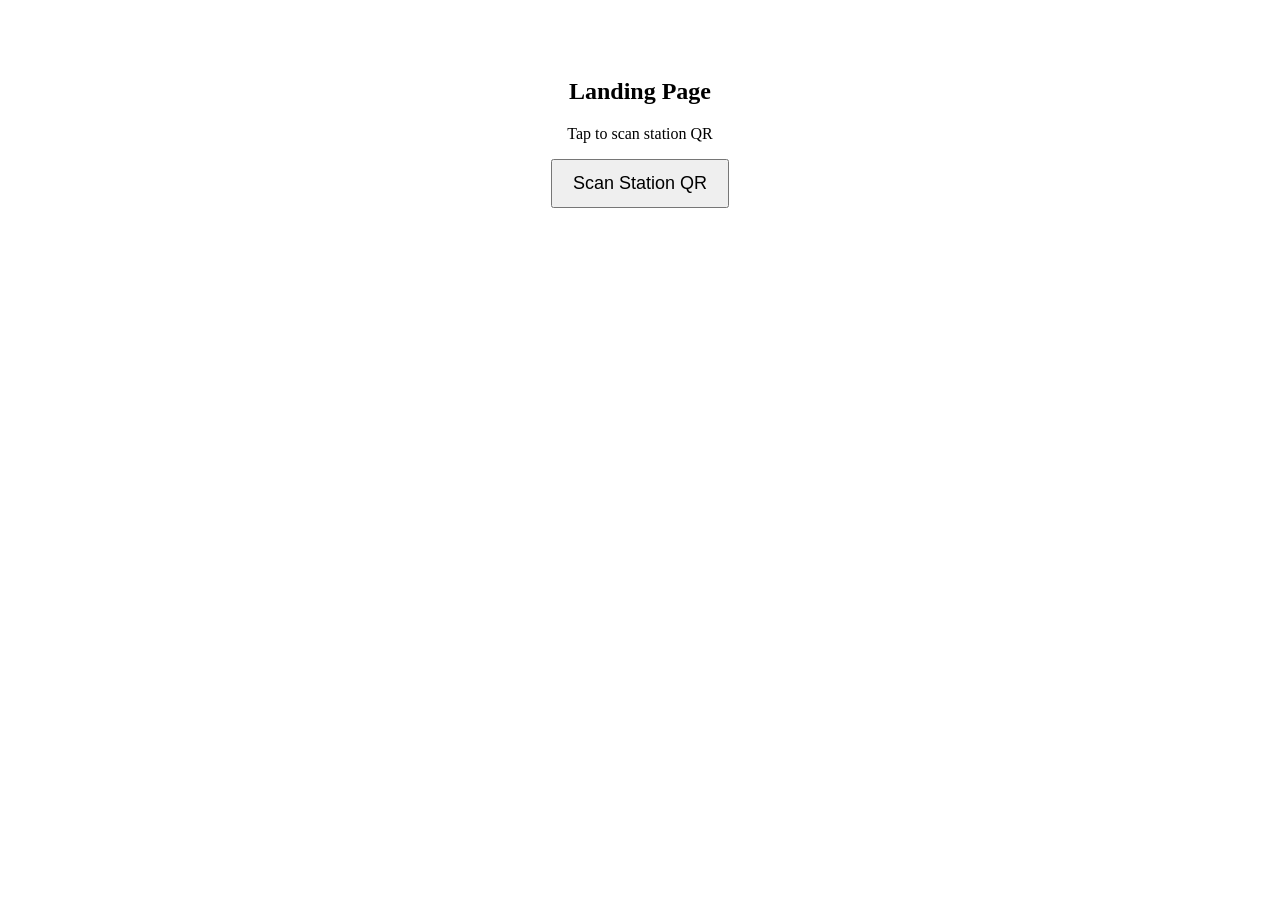
<file: cameratest.html>
<!DOCTYPE html>
<html>
<head>
  <meta name="viewport" content="width=device-width, initial-scale=1">
  <title>Camera Test</title>
</head>
<body style="text-align:center;padding-top:50px">

  <h2>Landing Page</h2>
  <p>Tap to scan station QR</p>

  <button onclick="startCamera()" style="font-size:18px;padding:12px 20px">
    Scan Station QR
  </button>

  <p id="status"></p>

<script>
async function startCamera() {
  try {
    const stream = await navigator.mediaDevices.getUserMedia({
      video: { facingMode: "environment" }
    });

    document.getElementById("status").innerText =
      "✅ Camera access granted";

    // Stop immediately (test only)
    stream.getTracks().forEach(t => t.stop());

  } catch (err) {
    document.getElementById("status").innerText =
      "❌ Camera access denied";
  }
}
</script>

</body>
</html>
</file>
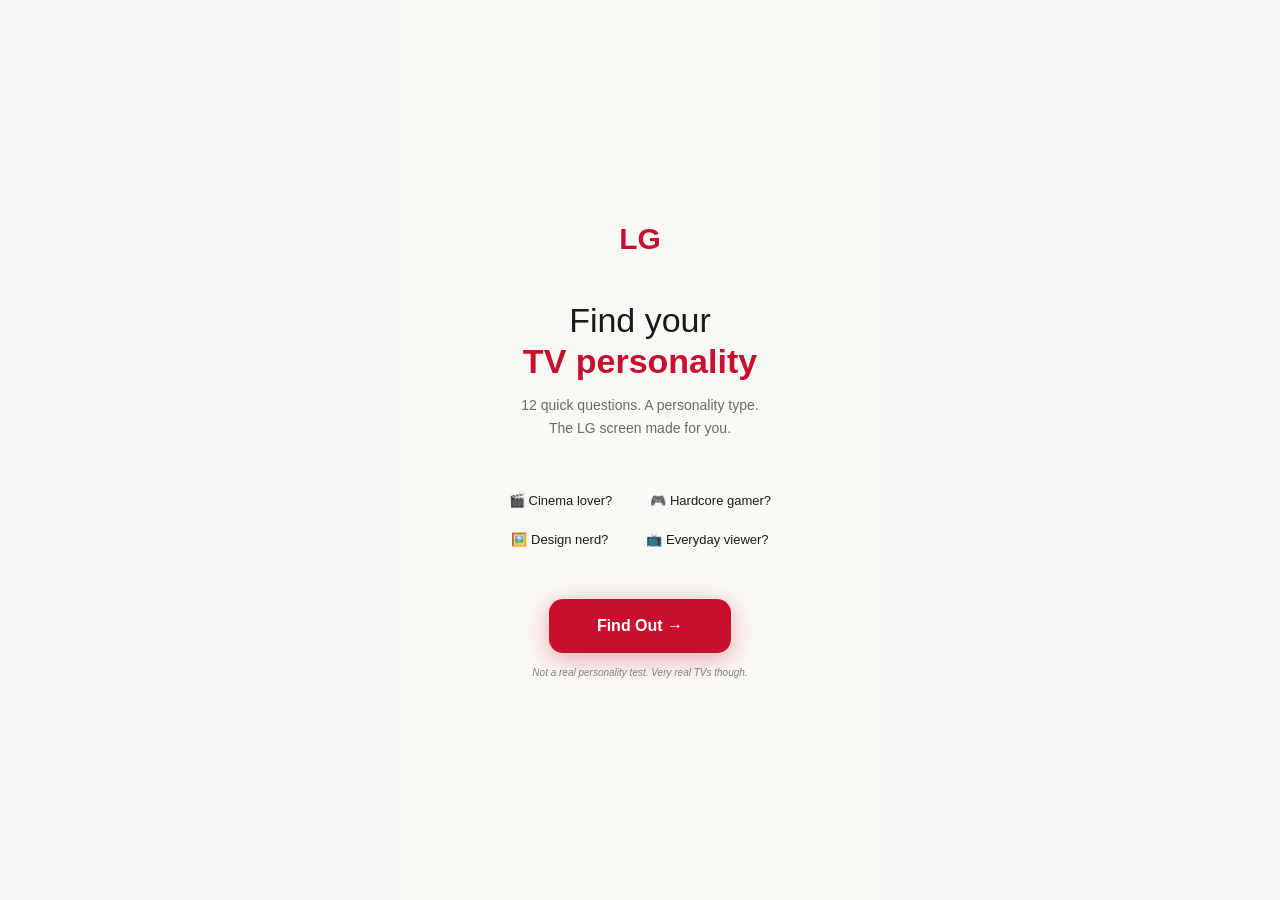
<file: MBTI-text.html>
<!DOCTYPE html>
<html lang="en">
  <head>
    <meta charset="UTF-8" />
    <meta
      name="viewport"
      content="width=device-width, initial-scale=1.0, maximum-scale=1.0, user-scalable=no"
    />
    <title>Find Your TV Personality</title>
    <style>
		@font-face {
  font-family: 'LGSmart';
  src: url('LGSmartRegular.woff2') format('woff2'),
       url('LGSmartRegular.ttf') format('truetype');
  font-weight: 400;
  font-style: normal;
}

body {
  font-family: 'LGSmart', sans-serif;
}

      :root {
        --cream: #faf8f4;
        --white: #ffffff;
        --charcoal: #1a1a1a;
        --mid: #6b6b6b;
        --red: #c8102e;
        --red-light: #ffe8ec;
        --border: #e8e4dc;
      }
      * {
        margin: 0;
        padding: 0;
        box-sizing: border-box;
        -webkit-tap-highlight-color: transparent;
      }
      html,
      body {
        width: 100%;
        height: 100%;
        font-family: -apple-system, BlinkMacSystemFont, "Segoe UI", sans-serif;
        background: #f5f5f5;
        overflow: hidden;
      }
      #app {
        width: 100%;
        max-width: 480px;
        height: 100vh;
        margin: 0 auto;
        background: var(--cream);
        position: relative;
        overflow: hidden;
        display: flex;
        flex-direction: column;
      }
      .screen {
        position: absolute;
        inset: 0;
        display: none;
        flex-direction: column;
        background: var(--cream);
      }
      .screen.active {
        display: flex;
        animation: fadeIn 0.3s ease;
      }
      @keyframes fadeIn {
        from {
          opacity: 0;
          transform: translateY(10px);
        }
        to {
          opacity: 1;
          transform: translateY(0);
        }
      }

      /* IDLE */
      #idle-overlay {
        position: absolute;
        inset: 0;
        background: rgba(0, 0, 0, 0.88);
        z-index: 200;
        display: none;
        flex-direction: column;
        align-items: center;
        justify-content: center;
        text-align: center;
        padding: 40px;
      }
      #idle-overlay.visible {
        display: flex;
      }
      .idle-num {
        font-size: 88px;
        font-weight: 800;
        color: var(--red);
        line-height: 1;
        margin-bottom: 16px;
      }
      .idle-msg {
        font-size: 16px;
        color: #bbb;
        margin-bottom: 32px;
        line-height: 1.7;
      }
      .idle-keep {
        background: var(--white);
        color: var(--charcoal);
        border: none;
        border-radius: 12px;
        padding: 14px 32px;
        font-size: 15px;
        font-weight: 600;
        cursor: pointer;
      }

      /* INTRO */
      #screen-intro {
        background: var(--cream);
        color: var(--charcoal);
        justify-content: center;
        align-items: center;
        text-align: center;
        padding: 40px 32px;
        cursor: pointer;
      }
      .intro-logo {
        font-size: 30px;
        font-weight: 800;
        color: var(--red);
        margin-bottom: 44px;
      }
      .intro-title {
        font-size: 34px;
        font-weight: 300;
        color: var(--charcoal);
        line-height: 1.2;
        margin-bottom: 12px;
      }
      .intro-title strong {
        font-weight: 700;
        color: var(--red);
        display: block;
      }
      .intro-sub {
        font-size: 14px;
        color: var(--mid);
        margin-bottom: 44px;
        line-height: 1.7;
      }
      .intro-pills {
        display: flex;
        flex-wrap: wrap;
        gap: 8px;
        justify-content: center;
        margin-bottom: 44px;
      }
      .intro-pill {
        background: rgba(255, 255, 255, 0.07);
        border: 1px solid rgba(255, 255, 255, 0.12);
        border-radius: 99px;
        padding: 7px 14px;
        font-size: 13px;
        color: var(--charcoal);
      }
      .intro-cta {
        background: var(--red);
        color: #fff;
        border: none;
        border-radius: 14px;
        padding: 18px 48px;
        font-size: 16px;
        font-weight: 700;
        cursor: pointer;
        box-shadow: 0 6px 24px rgba(200, 16, 46, 0.35);
      }
      .intro-tap {
        font-size: 11px;
        color: #444;
        margin-top: 14px;
      }
      .disclaimer {
	font-size: 10px;
        color: grey;
        margin-top: 14px;
      }

      /* QUIZ HEADER */
      .quiz-header {
        background: var(--cream);
        padding: 13px 16px;
        display: flex;
        align-items: center;
        justify-content: space-between;
        flex-shrink: 0;
	border-bottom: 1px solid var(--border);
      }
      .hdr-logo {
        font-size: 18px;
        font-weight: 800;
        color: var(--red);
      }
      .hdr-axis {
        font-size: 10px;
        font-weight: 600;
        text-transform: uppercase;
        letter-spacing: 0.12em;
        color: var(--mid);
      }
      .hdr-home {
        background: transparent;
        border: 1px solid var(--border);
        border-radius: 6px;
        padding: 5px 10px;
        font-size: 11px;
        color: var(--mid);
        cursor: pointer;
      }
      .hdr-home:active {
        border-color: var(--red);
        color: var(--red);
      }
      .progress-bar {
        height: 3px;
        background: #EAEAEA;
        flex-shrink: 0;
      }
      .progress-fill {
        height: 100%;
        background: var(--red);
        transition: width 0.3s ease;
      }

      /* QUIZ BODY */
      #screen-quiz {
        overflow-y: auto;
      }
      .quiz-body {
	min-height: calc(100vh - 80px);
	display: flex;
	flex-direction: column;
	justify-content: center;
        padding: 28px 20px 200px;
	transition: transform 0.25s ease, opacity 0.25s ease;
      }
      .quiz-body.fade-out {
	opacity: 0;
	transform: translateY (-10px);
      }
      .q-num {
        font-size: 10px;
        font-weight: 700;
        text-transform: uppercase;
        letter-spacing: 0.15em;
        color: var(--red);
        margin-bottom: 10px;
      }
      .q-text {
        font-size: 20px;
        font-weight: 500;
        color: var(--charcoal);
        line-height: 1.5;
        margin-bottom: 40px;
      }

      /* SCALE */
      .scale-labels {
        display: flex;
        justify-content: space-between;
        font-size: 10px;
        color: var(--mid);
        font-weight: 500;
        margin-bottom: 12px;
        padding: 0 2px;
      }
      .scale-btns {
        display: flex;
        gap: 10px;
	margin-top: 8px;
        justify-content: center;
      }
      .scale-btn {
        flex: 1;
        height: 72px;
        border-radius: 14px;
        border: 2px solid var(--border);
        background: var(--white);
        cursor: pointer;
        display: flex;
        flex-direction: column;
        align-items: center;
        justify-content: center;
        gap: 4px;
        transition: all 0.15s;
      }
      .scale-btn .snum {
        font-size: 26px;
        font-weight: 700;
        color: var(--charcoal);
      }
      .scale-btn .sword {
        font-size: 8px;
	opacity: 0.7;
        color: var(--mid);
        text-align: center;
        line-height: 1.2;
      }
      .scale-btn:active {
        transform: scale(0.93);
      }
      .scale-btn[data-val="4"].picked {
        background: #f1f8e9;
        border-color: #4caf50;
      }
      .scale-btn[data-val="4"].picked .snum {
        color: #4caf50;
      }
      .scale-btn[data-val="3"].picked {
        background: #f5f5f5;
        border-color: #9e9e9e;
      }
      .scale-btn[data-val="3"].picked .snum {
        color: #9e9e9e;
      }
      .scale-btn[data-val="2"].picked {
        background: #fff3e0;
        border-color: #e57373;
      }
      .scale-btn[data-val="2"].picked .snum {
        color: #e57373;
      }
      .scale-btn[data-val="1"].picked {
        background: #ffebee;
        border-color: #c62828;
      }
      .scale-btn[data-val="1"].picked .snum {
        color: #c62828;
      }
      .scale-btn[data-val="5"].picked {
        background: #e8f5e9;
        border-color: #1a6b3c;
      }
      .scale-btn[data-val="5"].picked .snum {
        color: #1a6b3c;
      }

      /* SIZE Q */
      .size-btns {
        display: flex;
        flex-direction: column;
        gap: 10px;
      }
      .size-btn {
        background: var(--white);
        border: 2px solid var(--border);
        border-radius: 14px;
        padding: 15px 18px;
        cursor: pointer;
        display: flex;
        align-items: center;
        gap: 14px;
        width: 100%;
        text-align: left;
        transition: all 0.15s;
      }
      .size-btn:active {
        border-color: var(--red);
        background: var(--red-light);
      }
      .size-icon {
        font-size: 22px;
        min-width: 28px;
        text-align: center;
      }
      .size-label {
        font-size: 15px;
        font-weight: 600;
        color: var(--charcoal);
      }
      .size-sub {
        font-size: 12px;
        color: var(--mid);
        margin-top: 2px;
      }

      /* RESULT */
      #screen-result {
        overflow-y: auto;
      }
      .result-hdr {
        background: var(--cream);
        padding: 13px 16px;
        display: flex;
        align-items: center;
        justify-content: space-between;
        flex-shrink: 0;
	border-bottom: 1px solid var(--border);
      }
      .result-hdr-logo {
        font-size: 18px;
        font-weight: 800;
        color: var(--red);
      }
      .result-hdr-home {
        background: transparent;
        border: 1px solid var(--border);
        border-radius: 6px;
        padding: 5px 10px;
        font-size: 11px;
        color: #888;
        cursor: pointer;
      }
      .result-hdr-home:active {
        border-color: var(--red);
        color: var(--red);
      }
      .result-body {
        padding: 24px 20px 48px;
      }
      .result-name {
        font-size: 27px;
        font-weight: 700;
        color: var(--charcoal);
        line-height: 1.2;
        margin-bottom: 6px;
      }
      .result-oneliner {
        font-size: 14px;
        font-style: italic;
        color: var(--mid);
        line-height: 1.55;
        margin-bottom: 22px;
      }
      .result-story {
        font-size: 15px;
        color: var(--charcoal);
        line-height: 1.72;
        margin-bottom: 28px;
      }
      .rec-card {
        background: var(--white);
        border: 1.5px solid var(--border);
        border-radius: 16px;
        overflow: hidden;
        margin-bottom: 20px;
      }
      .rec-img {
        width: 100%;
        aspect-ratio: 16/9;
        background-color: var(--cream);
        display: flex;
        align-items: center;
        justify-content: center;
        font-size: 13px;
        letter-spacing: 0.05em;
      }
      .rec-content {
        padding: 20px;
      }
      .rec-label {
        font-size: 10px;
        font-weight: 700;
        text-transform: uppercase;
        letter-spacing: 0.15em;
        color: var(--red);
        margin-bottom: 6px;
      }
      .rec-model {
        font-size: 22px;
        font-weight: 700;
        color: var(--charcoal);
        margin-bottom: 10px;
      }
      .rec-text {
        font-size: 14px;
        color: var(--mid);
        line-height: 1.65;
      }
      .btn-retake {
        width: 100%;
        background: transparent;
        border: 1.5px solid var(--border);
        border-radius: 12px;
        padding: 14px;
        font-size: 14px;
        font-weight: 500;
        color: var(--mid);
        cursor: pointer;
      }
      .btn-retake:active {
        border-color: var(--red);
        color: var(--red);
      }
    </style>
  </head>
  <body>
    <div id="app">
      <div id="idle-overlay">
        <div class="idle-num" id="idleNum">10</div>
        <div class="idle-msg">
          Still there?<br />Returning to start shortly...
        </div>
        <button class="idle-keep" onclick="resetIdle()">Keep going</button>
      </div>

      <div class="screen active" id="screen-intro">
        <div class="intro-logo">LG</div>
        <div class="intro-title">
          Find your <strong>TV personality</strong>
        </div>
        <div class="intro-sub">
          12 quick questions. A personality type.<br />The LG screen made for
          you.
        </div>
        <div class="intro-pills">
          <div class="intro-pill">🎬 Cinema lover?</div>
          <div class="intro-pill">🎮 Hardcore gamer?</div>
          <div class="intro-pill">🖼️ Design nerd?</div>
          <div class="intro-pill">📺 Everyday viewer?</div>
        </div>
        <button class="intro-cta" onclick="startQuiz()">Find Out →</button>

<div class="disclaimer">
<i>Not a real personality test. Very real TVs though.</i>
</div>
      </div>

      <div class="screen" id="screen-quiz">
        <div class="quiz-header">
          <div class="hdr-logo">LG</div>
          <div class="hdr-axis" id="hdrAxis">TV Appearance</div>
          <button class="hdr-home" onclick="goHome()">⌂ Home</button>
        </div>
        <div class="progress-bar">
          <div class="progress-fill" id="progressFill"></div>
        </div>
        <div class="quiz-body" id="quizBody"></div>
      </div>

      <div class="screen" id="screen-result">
        <div class="result-hdr">
          <div class="result-hdr-logo">LG</div>
          <button class="result-hdr-home" onclick="goHome()">⌂ Home</button>
        </div>
        <div class="result-body" id="resultBody"></div>
      </div>
    </div>

    <script>
      // ═══════════════════════════════════
      // QUESTIONS
      // ═══════════════════════════════════
      const QS = [
        {
          id: 1,
          axis: "appearance",
          label: "TV Appearance",
          dir: "P",
          text: "When I see a TV, the first thing I notice is how sharp and vivid the picture looks.",
          agree: "Picture first",
          disagree: "Design first",
        },
        {
          id: 2,
          axis: "appearance",
          label: "TV Appearance",
          dir: "D",
          text: "A TV that looks beautiful in the room matters just as much as what it shows.",
          agree: "Design matters",
          disagree: "Picture matters",
        },
        {
          id: 3,
          axis: "appearance",
          label: "TV Appearance",
          dir: "P",
          text: "I'd take the best picture quality even if the TV looks a bit bulky.",
          agree: "Picture over looks",
          disagree: "Looks matter too",
        },
        {
          id: 4,
          axis: "usage",
          label: "TV Usage",
          dir: "C",
          text: "I love watching films with the lights low — my TV is basically a home cinema.",
          agree: "That's me",
          disagree: "Not really",
        },
        {
          id: 5,
          axis: "usage",
          label: "TV Usage",
          dir: "G",
          text: "My TV is mostly used for gaming — it's where I spend most of my screen time.",
          agree: "Gamer here",
          disagree: "Not a gamer",
        },
        {
          id: 6,
          axis: "usage",
          label: "TV Usage",
          dir: "E",
          text: "My TV is just always on — sports, shows, background noise — it does a bit of everything.",
          agree: "Always on",
          disagree: "More intentional",
        },
        {
          id: 7,
          axis: "budget",
          label: "Budget",
          dir: "L",
          text: "I'm happy to invest in the best TV — the experience is worth the price.",
          agree: "Worth it",
          disagree: "Not for me",
        },
        {
          id: 8,
          axis: "budget",
          label: "Budget",
          dir: "R",
          text: "A great TV at a fair price beats the top-of-the-range every time.",
          agree: "Smart spend",
          disagree: "Best or nothing",
        },
        {
          id: 9,
          axis: "budget",
          label: "Budget",
          dir: "R",
          text: "I'm fine with a solid TV now and upgrading later when I'm ready.",
          agree: "Upgrade later",
          disagree: "Buy once, buy right",
        },
        {
          id: 10,
          axis: "decor",
          label: "Home Décor",
          dir: "S",
          text: "My TV should feel like part of my room — not just a black rectangle on the wall.",
          agree: "Part of the room",
          disagree: "It's just a TV",
        },
        {
          id: 11,
          axis: "decor",
          label: "Home Décor",
          dir: "U",
          text: "I don't mind if my TV stands out — it's the centrepiece and that's fine.",
          agree: "Big and proud",
          disagree: "Blend in please",
        },
        {
          id: 12,
          axis: "decor",
          label: "Home Décor",
          dir: "S",
          text: "When my TV is off, I want it to still look good — show art, blend in, or disappear.",
          agree: "Matters to me",
          disagree: "Black screen is fine",
        },
      ];

      const SIZES = [
        {
          val: 0,
          icon: "🤷",
          label: "Not sure",
          sub: "Surprise me — recommend the best fit",
        },
        {
          val: 1,
          icon: "📺",
          label: '50" and below',
          sub: "Bedroom, study, compact space",
        },
        { val: 2, icon: "🖥️", label: '55"–65"', sub: "Standard living room" },
        { val: 3, icon: "📺", label: '70"–89"', sub: "Spacious living room" },
        {
          val: 4,
          icon: "🎬",
          label: '90" and above',
          sub: "Open plan, entertainment room",
        },
      ];

      const SCALE = [
        { val: 1, word: "Strongly\nDisagree" },
        { val: 2, word: "Disagree" },
        { val: 3, word: "Neutral" },
        { val: 4, word: "Agree" },
        { val: 5, word: "Strongly\nAgree" },
      ];

      // ═══════════════════════════════════
      // ARCHETYPES
      // ═══════════════════════════════════
      const A = {
        DCLS: {
          name: "The Gallery Cinephile",
          oneliner:
            "You want your TV to live like art in the room — beautiful on the wall, cinematic when it's on.",
          story:
            "You don't just watch TV — you curate an experience. Lights low, phone away, every film deserves to feel like an event. Your home is thoughtfully put together, and the screen is part of that story even when it's off.",
          sizes: {
            0: {
              tv: "OLED W6",
	      tvImg: "W6.png",
              rec: "The OLED W6 was made for someone like you — a wallpaper‑thin screen that keeps the room beautifully uncluttered, fading into the wall until it's time to transform your space into a private cinema.",
            },
            1: {
              tv: "OLED C6",
	      tvImg: "48C6.png",
              rec: "The OLED C6 brings cinema-grade picture to a size that fits your space — perfect blacks, vivid colour, and a screen that earns its place on your wall.",
            },
            2: {
              tv: "OLED G6",
	      tvImg: "G6.png",
              rec: "The OLED G6 mounts flush to the wall like it was always meant to be there — bringing cinema home with picture quality and scale that make every film feel immersive, cinematic, and unforgettable.",
            },
            3: {
              tv: "OLED W6",
	      tvImg: "W6.png",
              rec: "The OLED W6 was made for someone like you — a wallpaper‑thin screen that keeps the room beautifully uncluttered, fading into the wall until it's time to transform your space into a private cinema.",
            },
            4: {
              tv: "OLED G6",
	      tvImg: "G6.png",
              rec: "The OLED G6 mounts flush to the wall like it was always meant to be there — bringing cinema home with picture quality and scale that make every film feel immersive, cinematic, and unforgettable.",
            },
          },
        },
        DCLU: {
          name: "The Sleek Purist",
          oneliner:
            "You care about clean design and sharp picture quality, without unnecessary visual noise.",
          story:
            "You have strong opinions about how a room should look — and a bulky, ugly TV isn't part of the plan. You want clean lines, minimal fuss, and a screen that looks intentional on the wall. You'll invest in the right thing, but only if it truly earns its place.",
          sizes: {
            0: {
              tv: "OLED G6",
	      tvImg: "G6.png",
              rec: "The OLED G6 mounts flush to the wall with a clean, intentional presence — a cinema‑first screen that lets films take centre stage, not the TV itself.",
            },
            1: {
              tv: "OLED C6",
	      tvImg: "48C6.png",
              rec: "The OLED C6 keeps things slim and considered — a screen that looks as good as it performs, without demanding too much of your wall.",
            },
            2: {
              tv: "OLED G6",
	      tvImg: "G6.png",
              rec: "The OLED G6 mounts flush to the wall with a clean, intentional presence — a cinema‑first screen that lets films take centre stage, not the TV itself.",
            },
            3: {
              tv: "OLED G6",
	      tvImg: "G6.png",
              rec: "The OLED G6 mounts flush to the wall with a clean, intentional presence — a cinema‑first screen that lets films take centre stage, not the TV itself.",
            },
            4: {
              tv: "OLED G6",
	      tvImg: "G6.png",
              rec: "The OLED G6 mounts flush to the wall with a clean, intentional presence — a cinema‑first screen that lets films take centre stage, not the TV itself.",
            },
          },
        },
        DCRS: {
          name: "The Tasteful Film Lover",
          oneliner:
            "You love films and want them to look rich and cinematic, without turning your space into a theatre.",
          story:
            "You appreciate good design and you love a good film — but you're smart about where your money goes. You want a screen that looks like it belongs in the room and delivers a great cinema experience. You know great cinema isn't about spending the most — it's about choosing well.",
          sizes: {
            0: {
              tv: "MRGB86",
	      tvImg: "MRGB86.png",
              rec: "The MRGB86 delivers rich colour and a clean, modern aesthetic — a confident choice that feels satisfying without excess.",
            },
            1: {
              tv: "OLED C6",
	      tvImg: "48C6.png",
              rec: "The OLED C6 brings cinema-grade OLED picture — commanding attention without overwhelming the room, with clean design, perfect blacks and vivid colour.",
            },
            2: {
              tv: "OLED C6",
	      tvImg: "C6.png",
              rec: "The OLED C6 brings cinema-grade OLED picture — commanding attention without overwhelming the room, with clean design, perfect blacks and vivid colour.",
            },
            3: {
              tv: "OLED C6",
	      tvImg: "C6.png",
              rec: "The OLED C6 brings cinema-grade OLED picture — commanding attention without overwhelming the room, with clean design, perfect blacks and vivid colour.",
            },
            4: {
              tv: "MRGB96",
	      tvImg: "MRGB96.png",
              rec: 'The 100" MRGB96 delivers colour so rich and a presence so commanding, it redefines what a big-screen living room can feel like.',
            },
          },
        },
        DCRU: {
          name: "The Casual Cinephile",
          oneliner:
            "You enjoy movies and shows regularly, but you keep things relaxed and uncomplicated.",
          story:
            "Films are your thing, and you like a TV that looks the part — but you're not losing sleep over specs. A good-looking screen that handles movies well and doesn't embarrass itself in the room is really all you need. You know what you want, and you know it doesn't have to cost a fortune.",
          sizes: {
            0: {
              tv: "MRGB86",
	      tvImg: "MRGB86.png",
              rec: "The MRGB86 handles films beautifully with enhanced colour reproduction — great picture, clean design, without going overboard on price.",
            },
            1: {
              tv: "OLED C6",
	      tvImg: "48C6.png",
              rec: "The OLED C6 punches well above its size — OLED picture quality in a compact form that fits neatly and looks genuinely good on the wall.",
            },
            2: {
              tv: "OLED B6",
	      tvImg: "B6.png",
              rec: "The OLED B6 delivers genuine OLED picture quality at a size that fills the room beautifully — make every movie night feel a little more special.",
            },
            3: {
              tv: "OLED B6",
	      tvImg: "B6.png",
              rec: "The OLED B6 delivers genuine OLED picture quality at a size that fills the room beautifully — make every movie night feel a little more special.",
            },
            4: {
              tv: "MRGB96",
	      tvImg: "MRGB96.png",
              rec: "The MRGB96 at 100\" turns your living room into something else entirely. If you're going big, go properly big.",
            },
          },
        },
        DGLS: {
          name: "The Designer Gamer",
          oneliner:
            "You care how your games perform — and how your setup looks.",
          story:
            "Your setup has to look as good as it performs. You game hard, you spend right, and the whole aesthetic of your space matters just as much as the framerates. A great gaming TV that you'd also be proud to have on the wall — that's the brief, and you won't settle for less.",
          sizes: {
            0: {
              tv: "OLED G6",
	      tvImg: "G6.png",
              rec: "The OLED G6 mounts flush to the wall and plays like a dream — a sleek, wall‑hugging design paired with gaming performance that fills the room and feels powerful without overwhelming the space.",
            },
            1: {
              tv: "OLED C6",
	      tvImg: "48C6.png",
              rec: "The OLED C6 delivers elite gaming performance — low lag, high refresh, OLED picture — in a compact size that keeps your setup looking sharp.",
            },
            2: {
              tv: "OLED G6",
	      tvImg: "G6.png",
              rec: "The OLED G6 mounts flush to the wall and plays like a dream — a sleek, wall‑hugging design paired with gaming performance that fills the room and feels powerful without overwhelming the space.",
            },
            3: {
              tv: "OLED W6",
	      tvImg: "W6.png",
              rec: "The OLED W6 is the statement piece your setup deserves — wallpaper-thin, Zero Connect Box, and gaming performance that matches the looks, without the clutter.",
            },
            4: {
              tv: "OLED G6",
	      tvImg: "G6.png",
              rec: "The OLED G6 mounts flush to the wall and plays like a dream — a sleek, wall‑hugging design paired with gaming performance that fills the room and feels powerful without overwhelming the space.",
            },
          },
        },
        DGLU: {
          name: "The Clean Setup Gamer",
          oneliner:
            "You want strong gaming performance in a setup that stays tidy, minimal, and intentional.",
          story:
            "You game seriously and you want your setup to look clean — but you're not going to obsess over décor. You just want a screen that performs at a high level and keeps the setup feeling focused. You'll spend on features that improve the experience, but you're not paying extra for things that don't make the game better.",
          sizes: {
            0: {
              tv: "OLED C6",
	      tvImg: "C6.png",
              rec: "The OLED C6 is the sweet spot — elite OLED gaming performance, a slim modern design, and a price that leaves room in the budget for the rest of the setup.",
            },
            1: {
              tv: "OLED C6",
	      tvImg: "48C6.png",
              rec: "The OLED C6 is the sweet spot — elite OLED gaming performance, a slim modern design, and a price that leaves room in the budget for the rest of the setup.",
            },
            2: {
              tv: "OLED G6",
	      tvImg: "G6.png",
              rec: "The OLED G6 mounts flush to the wall and delivers smooth, responsive gaming — a clean, wall‑hugging design paired with performance that pulls you straight into the game world.",
            },
            3: {
              tv: "OLED G6",
	      tvImg: "G6.png",
              rec: "The OLED G6 mounts flush to the wall and delivers smooth, responsive gaming — a clean, wall‑hugging design paired with performance that pulls you straight into the game world.",
            },
            4: {
              tv: "OLED G6",
	      tvImg: "G6.png",
              rec: "The OLED G6 mounts flush to the wall and delivers smooth, responsive gaming — a clean, wall‑hugging design paired with performance that pulls you straight into the game world.",
            },
          },
        },
        DGRS: {
          name: "The Style-Conscious Gamer",
          oneliner:
            "You enjoy gaming, but you also want a screen that fits naturally into your room.",
          story:
            "You want your gaming setup to look good and feel right in the room. Performance still matters, but so does having a screen that looks sharp on the wall and makes the picture pop. You're realistic about budget — you just want something that feels like the best version of what you can get, without cutting corners where it shows.",
          sizes: {
            0: {
              tv: "MRGB86",
	      tvImg: "MRGB86.png",
              rec: "The MRGB86 brings enhanced colour reproduction and a sharp modern aesthetic to your gaming setup — a step up that your eyes will notice immediately.",
            },
            1: {
              tv: "OLED C6",
	      tvImg: "48C6.png",
              rec: "The OLED C6 keeps things compact and punchy — genuine OLED gaming quality in a size that fits the space and looks great doing it.",
            },
            2: {
              tv: "MRGB86",
	      tvImg: "MRGB86.png",
              rec: "The MRGB86 brings enhanced colour reproduction and a sharp modern aesthetic to your gaming setup — a step up that your eyes will notice immediately.",
            },
            3: {
              tv: "MRGB86",
	      tvImg: "MRGB86.png",
              rec: "The MRGB86 brings enhanced colour reproduction and a sharp modern aesthetic to your gaming setup — a step up that your eyes will notice immediately.",
            },
            4: {
              tv: "MRGB96",
	      tvImg: "MRGB96.png",
              rec: "The MRGB96 is the big swing — colour so vivid and a presence so bold, your gaming setup becomes the centrepiece of the room.",
            },
          },
        },
        DGRU: {
          name: "The Practical Setup Gamer",
          oneliner:
            "You want a gaming setup that works well, makes sense, and doesn't overdo it.",
          story:
            "Gaming is your priority, full stop. FreeSync, fast response, sharp picture — those are the things that matter. Everything else, including the price tag, comes second. You want a TV that performs where it counts and doesn't ask you to spend more than necessary to get there.",
          sizes: {
            0: {
              tv: "QNED86",
	      tvImg: "100Q86.png",
              rec: "The QNED86 is built for gaming without apology — FreeSync Premium, 120Hz refresh rate and Dolby Vision in a package that makes every game feel larger than life.",
            },
            1: {
              tv: "QNED80",
	      tvImg: "QNED80.png",
              rec: "The QNED80 keeps things practical and capable — solid gaming performance at a size and price that makes sense, without any unnecessary extras.",
            },
            2: {
              tv: "QNED86",
	      tvImg: "100Q86.png",
              rec: "The QNED86 is built for gaming without apology — FreeSync Premium, 120Hz refresh rate and Dolby Vision in a package that makes every game feel larger than life.",
            },
            3: {
              tv: "MRGB86",
	      tvImg: "MRGB86.png",
              rec: "The MRGB86 steps up the colour game while keeping gaming performance solid — enhanced picture at a size that makes every session more immersive.",
            },
            4: {
              tv: "QNED86",
	      tvImg: "100Q86.png",
              rec: "The QNED86 is built for gaming without apology — FreeSync Premium, 120Hz refresh rate and Dolby Vision in a package that makes every game feel larger than life.",
            },
          },
        },
        DELS: {
          name: "The Quiet Curator",
          oneliner:
            "You prefer a calm, refined space where the TV complements the room rather than dominates it.",
          story:
            "Your home is thoughtfully put together, and the TV is part of that story — even when it's off. You're not looking for the loudest screen in the room. You want something that shows art, blends into the wall, and doesn't announce itself at a dinner party. Everyday viewing, elevated.",
          sizes: {
            0: {
              tv: "Gallery TV",
	      tvImg: "LX7B.png",
              rec: "The Gallery TV was designed for exactly this. When it's off, it displays art. When it's on, it's a seamless part of the room. A TV that earns its place in a considered home.",
            },
            1: {
              tv: "OLED C6",
	      tvImg: "48C6.png",
              rec: "The OLED C6 keeps things slim and considered — a screen that doesn't demand attention when you don't want it to, and delivers beautifully when you do.",
            },
            2: {
              tv: "OLED G6",
	      tvImg: "G6.png",
              rec: "The OLED G6 mounts flush to the wall with virtually no gap — a screen that disappears when it needs to and impresses when it doesn't.",
            },
            3: {
              tv: "OLED W6",
	      tvImg: "W6.png",
              rec: "The OLED W6 is the ultimate quiet statement — a wallpaper‑thin screen that becomes part of your wall, shows art when off, and stuns when on.",
            },
            4: {
              tv: "MRGB96",
	      tvImg: "MRGB96.png",
              rec: "The MRGB96 brings scale and colour depth to a space that can handle it — a bold but considered statement for a room that was designed to impress.",
            },
          },
        },
        DELU: {
          name: "The Modern Homebody",
          oneliner:
            "Your TV is part of everyday life, and you want something that feels current and easy to live with.",
          story:
            "You're an everyday viewer with a genuine eye for design. You're not a cinephile or a hardcore gamer — the TV just needs to look good, work well for everything, and not ruin the room. You want something that feels considered rather than just functional, without going overboard.",
          sizes: {
            0: {
              tv: "MRGB86",
	      tvImg: "MRGB86.png",
              rec: "The MRGB86 brings enhanced colour and a modern aesthetic to everyday viewing — a step above the ordinary that still feels right at home.",
            },
            1: {
              tv: "OLED C6",
	      tvImg: "48C6.png",
              rec: "The OLED C6 keeps things clean and compact — a screen that looks intentional on the wall and handles everything your everyday viewing throws at it.",
            },
            2: {
              tv: "OLED G6",
	      tvImg: "G6.png",
              rec: "The OLED G6 brings a flush-mount premium design to everyday viewing — a screen that looks as good switched off as it does switched on.",
            },
            3: {
              tv: "OLED G6",
	      tvImg: "G6.png",
              rec: "The OLED G6 brings a flush-mount premium design to everyday viewing — a screen that looks as good switched off as it does switched on.",
            },
            4: {
              tv: "MRGB96",
	      tvImg: "MRGB96.png",
              rec: "The 100\" MRGB96 turns everyday viewing into something you didn't know you were missing. Big, vivid, and genuinely impressive.",
            },
          },
        },
        DERS: {
          name: "The Relaxed Decorator",
          oneliner:
            "You want a screen that blends into your home and just works without demanding attention.",
          story:
            "You care how the TV looks in the room, but you're not going to lose sleep over specs or spend at the top end. You want something that feels like it belongs — a screen that's a quiet statement without being a showoff. Smart spend, good taste, no drama.",
          sizes: {
            0: {
              tv: "Gallery TV",
	      tvImg: "LX7B.png",
              rec: "The Gallery TV was designed to belong in a room like yours — always-on art display, slim frame. A screen that makes the room look good even when nobody's watching.",
            },
            1: {
              tv: "QNED80",
	      tvImg: "QNED80.png",
              rec: "The QNED80 keeps things sensible and solid — a clean everyday screen that doesn't stand out for the wrong reasons and won't stretch the budget.",
            },
            2: {
              tv: "Gallery TV",
	      tvImg: "LX7B.png",
              rec: "The Gallery TV was designed to belong in a room like yours — always-on art display, slim frame. A screen that makes the room look good even when nobody's watching.",
            },
            3: {
              tv: "QNED86",
	      tvImg: "100Q86.png",
              rec: "The QNED86 brings a noticeable upgrade in picture and performance at a scale that fills the room — without asking you to spend like you're going flagship.",
            },
            4: {
              tv: '98" NU85',
	      tvImg: "98NU85.png",
              rec: 'The 98" NU85 is the relaxed choice at a scale that impresses without demanding too much. Be wowed by the size and stay for the picture.',
            },
          },
        },
        DERU: {
          name: "The Chill Viewer",
          oneliner:
            "You watch casually and comfortably, without worrying too much about specs or setup.",
          story:
            "You just need a reliable TV that does the job. No fuss, no drama, no endless spec comparisons. Good picture, everyday use, fair price — that's the brief. You know what you want and you're not going to be talked into anything more than that.",
          sizes: {
            0: {
              tv: "NU85",
	      tvImg: "NU85.png",
              rec: "The NU85 is exactly what you need — a clean, capable everyday screen that handles whatever you put on without asking too much of the budget.",
            },
            1: {
              tv: "NU85",
	      tvImg: "NU85.png",
              rec: "The NU85 is exactly what you need — a clean, capable everyday screen that handles whatever you put on without asking too much of the budget.",
            },
            2: {
              tv: "NU85",
	      tvImg: "NU85.png",
              rec: "The NU85 keeps things simple and solid — a reliable everyday screen at a size that fits comfortably and a price that makes complete sense.",
            },
            3: {
              tv: "NU85",
	      tvImg: "NU85.png",
              rec: "The NU85 handles everything you throw at it without fuss — a dependable everyday screen that earns its place on the wall at every size.",
            },
            4: {
              tv: '98" NU85',
	      tvImg: "98NU85.png",
              rec: 'The 98" NU85 takes things up a level without taking things too seriously. Be wowed by the size and stay for the picture.',
            },
          },
        },
        PCLS: {
          name: "The Cinephile",
          oneliner:
            "You care about picture quality above all else — films should look exactly as they were meant to.",
          story:
            "Picture perfection is non-negotiable for you. You notice colour accuracy, you appreciate deep blacks, and you've definitely rewatched a scene just to see how the TV handles it. You want cinema-grade quality, a screen that makes a statement, and you'll invest properly to get it right.",
          sizes: {
            0: {
              tv: "OLED W6",
	      tvImg: "W6.png",
              rec: "The OLED W6 is the pinnacle of cinema at home — a wallpaper-thin screen with picture quality so precise, every film plays exactly as it was meant to be seen.",
            },
            1: {
              tv: "OLED C6",
	      tvImg: "48C6.png",
              rec: "The OLED C6 brings true cinema-grade OLED to a compact size — perfect blacks, Dolby Vision, and a picture that does justice to every single frame.",
            },
            2: {
              tv: "OLED G6",
	      tvImg: "G6.png",
              rec: "The OLED G6 delivers gallery-class OLED picture with a flush wall mount — cinema quality wrapped in a screen that belongs in a room like yours.",
            },
            3: {
              tv: "OLED W6",
	      tvImg: "W6.png",
              rec: "The OLED W6 is the pinnacle of cinema at home — a wallpaper-thin screen with picture quality so precise, every film plays exactly as it was meant to be seen.",
            },
            4: {
              tv: "OLED G6",
	      tvImg: "G6.png",
              rec: "The OLED G6 brings elite cinema picture to a scale that fills the room — OLED evo quality at a size that makes every film feel like a proper event.",
            },
          },
        },
        PCLU: {
          name: "The Picture Purist",
          oneliner:
            "You notice detail, clarity, and accuracy — and that's what defines a good screen for you.",
          story:
            "You're here for the image performance — that's what counts. You appreciate a clean look, but the screen's job is to impress you when it's on, not when it's off.",
          sizes: {
            0: {
              tv: "OLED C6",
	      tvImg: "C6.png",
              rec: "The OLED C6 gives you elite OLED picture performance — Dolby Vision, perfect blacks, vivid colour — without paying for design features that don't affect the picture.",
            },
            1: {
              tv: "OLED C6",
	      tvImg: "48C6.png",
              rec: "The OLED C6 gives you elite OLED picture performance — Dolby Vision, perfect blacks, vivid colour — in a size that fits without any compromise on what matters.",
            },
            2: {
              tv: "OLED G6",
	      tvImg: "G6.png",
              rec: "The OLED G6 delivers vivid, ultra‑detailed picture quality with Brightness Booster Ultra and OLED evo technology, making everything on screen look more lifelike and vibrant.",
            },
            3: {
              tv: "OLED W6",
	      tvImg: "W6.png",
              rec: "The OLED W6 represents the absolute peak of picture quality — every technical advantage OLED has to offer, in a screen that exists purely to perform.",
            },
            4: {
              tv: "OLED G6",
	      tvImg: "G6.png",
              rec: "The OLED G6 at its largest delivers peak OLED picture performance at a scale where every detail becomes impossible to ignore.",
            },
          },
        },
        PCRS: {
          name: "The Film Enthusiast",
          oneliner:
            "You love a cinematic experience, but you choose what fits your space and lifestyle best.",
          story:
            "You love films and you want the picture to do them justice — but you're not chasing specs for the sake of it. You want a screen that makes movies genuinely look great, at a price that doesn't require a spreadsheet to justify.",
          sizes: {
            0: {
              tv: "OLED C6",
	      tvImg: "C6.png",
              rec: "The OLED C6 delivers true OLED territory — picture quality that makes you notice details you've never seen before, on a screen that makes films feel cinematic, right at home.",
            },
            1: {
              tv: "OLED C6",
	      tvImg: "48C6.png",
              rec: "The OLED C6 delivers true OLED territory — picture quality that makes you notice details you've never seen before, on a screen that makes films feel cinematic, right at home.",
            },
            2: {
              tv: "OLED C6",
	      tvImg: "C6.png",
              rec: "The OLED C6 delivers true OLED territory — picture quality that makes you notice details you've never seen before, on a screen that makes films feel cinematic, right at home.",
            },
            3: {
              tv: "OLED C6",
	      tvImg: "C6.png",
              rec: "The OLED C6 delivers true OLED territory — picture quality that makes you notice details you've never seen before, on a screen that makes films feel cinematic, right at home.",
            },
            4: {
              tv: "MRGB96",
	      tvImg: "MRGB96.png",
              rec: 'The 100" MRGB96 pairs breathtaking scale with deep, expressive colour, creating a cinematic centrepiece that commands the room.',
            },
          },
        },
        PCRU: {
          name: "The Movie Night Regular",
          oneliner:
            "You enjoy movie nights often and want a screen that's reliable and easy to enjoy.",
          story:
            "You love a good movie and you want the picture to do it justice — but you're practical about how much you spend. You don't need the flagship. You just need something that makes film nights feel genuinely good without the guilt of overspending.",
          sizes: {
            0: {
              tv: "OLED B6",
	      tvImg: "B6.png",
              rec: "The OLED B6 makes movie nights feel more cinematic thanks to true OLED contrast — a smart way to enjoy OLED picture quality without stretching your budget.",
            },
            1: {
              tv: "OLED C6",
	      tvImg: "48C6.png",
              rec: "The OLED C6 delivers elite OLED picture performance — Dolby Vision, perfect blacks, perfect colour — without compromising on what matters.",
            },
            2: {
              tv: "OLED B6",
	      tvImg: "B6.png",
              rec: "The OLED B6 makes movie nights feel more cinematic thanks to true OLED contrast — a smart way to enjoy OLED picture quality without stretching your budget.",
            },
            3: {
              tv: "OLED B6",
	      tvImg: "B6.png",
              rec: "The OLED B6 makes movie nights feel more cinematic thanks to true OLED contrast — a smart way to enjoy OLED picture quality without stretching your budget.",
            },
            4: {
              tv: "QNED86",
	      tvImg: "100Q86.png",
              rec: "The QNED86 brings sharp, Dolby Vision-ready picture to a proper big screen — a great movie experience at a scale and price that just makes sense.",
            },
          },
        },
        PGLS: {
          name: "The Prestige Gamer",
          oneliner:
            "You want top‑tier gaming performance and a screen that feels premium in every way.",
          story:
            "No lag. No compromise. You want the best gaming experience available — and you care that your setup looks as serious as you play. Frame rate, response time, sync technology — you know what they mean, and you expect them all to deliver. The screen should match your energy, both in performance and presence.",
          sizes: {
            0: {
              tv: "OLED G6",
	      tvImg: "G6.png",
              rec: "The OLED G6 balances performance and presence — flush‑mounted to the wall, powered by elite gaming specs, and designed to look as premium as it performs.",
            },
            1: {
              tv: "OLED C6",
	      tvImg: "48C6.png",
              rec: "The OLED C6 delivers elite gaming — low input lag, high refresh rates, G‑SYNC and FreeSync support. Compact in size, uncompromising on performance.",
            },
            2: {
              tv: "OLED G6",
	      tvImg: "G6.png",
              rec: "The OLED G6 balances performance and presence — flush‑mounted to the wall, powered by elite gaming specs, and designed to look as premium as it performs.",
            },
            3: {
              tv: "OLED W6",
	      tvImg: "W6.png",
              rec: "The OLED W6 takes the setup to another level — wallpaper‑thin on the wall, with a Zero Connect Box that keeps cables and consoles off the screen itself. Clean, uncluttered, and backed by gaming performance that fully matches the premium look.",
            },
            4: {
              tv: "OLED G6",
	      tvImg: "G6.png",
              rec: "The OLED G6 focuses on scale and immersion — a flush‑mounted screen that fills your entire field of view and pulls you into the game.",
            },
          },
        },
        PGLU: {
          name: "The Competitive Gamer",
          oneliner:
            "You care about performance above everything else — speed, responsiveness, and consistency win.",
          story:
            "Raw performance is everything. You'll invest in the best gaming screen available. What matters is what happens on screen — response times, refresh rates, sync technology. Everything else is noise, and you tune it out.",
          sizes: {
            0: {
              tv: "OLED C6",
	      tvImg: "C6.png",
              rec: "The OLED C6 is the competitive choice — low input lag, high refresh rates, and full support for modern sync technologies. It delivers the performance that matters, without paying for anything that doesn't.",
            },
            1: {
              tv: "OLED C6",
	      tvImg: "48C6.png",
              rec: "The OLED C6 is the competitive choice — low input lag, high refresh rates, and full support for modern sync technologies. It delivers the performance that matters, without paying for anything that doesn't.",
            },
            2: {
              tv: "OLED C6",
	      tvImg: "C6.png",
              rec: "The OLED C6 is the competitive choice — low input lag, high refresh rates, and full support for modern sync technologies. It delivers the performance that matters, without paying for anything that doesn't.",
            },
            3: {
              tv: "OLED C6",
	      tvImg: "C6.png",
              rec: "The OLED C6 is the competitive choice — low input lag, high refresh rates, and full support for modern sync technologies. It delivers the performance that matters, without paying for anything that doesn't.",
            },
            4: {
              tv: "MRGB96",
	      tvImg: "MRGB96.png",
              rec: 'The MRGB96 delivers a serious gaming experience on a massive 100" screen — smooth, responsive, and built to keep up when the game demands everything.',
            },
          },
        },
        PGRS: {
          name: "The Passionate Gamer",
          oneliner:
            "You care deeply about how games look and feel — and you want a screen you're happy to live with.",
          story:
            "You care about how games look and feel — and how your TV lives in the room. Performance still matters to you, but you don't see the screen as just a tool. You want something that feels intentional: good picture, smooth gameplay, and a presence that works with your space. You game with intention — and you want a screen that delivers without draining your wallet.",
          sizes: {
            0: {
              tv: "QNED86",
	      tvImg: "100Q86.png", 
              rec: "The QNED86 balances smooth gaming performance with a confident, well‑considered look — a screen that delivers in play and still feels right as part of your room.",
            },
            1: {
              tv: "QNED80",
	      tvImg: "QNED80.png",
              rec: "The QNED80 delivers smooth, reliable gaming in a clean, understated form — a screen that plays well and fits naturally into your space without drawing unnecessary attention.",
            },
            2: {
              tv: "QNED86",
	      tvImg: "100Q86.png",
              rec: "The QNED86 balances smooth gaming performance with a confident, well‑considered look — a screen that delivers in play and still feels right as part of your room.",
            },
            3: {
              tv: "QNED86",
	      tvImg: "100Q86.png",
              rec: "The QNED86 balances smooth gaming performance with a confident, well‑considered look — a screen that delivers in play and still feels right as part of your room.",
            },
            4: {
              tv: "QNED86",
	      tvImg: "100Q86.png",
              rec: "The QNED86 balances smooth gaming performance with a confident, well‑considered look — a screen that delivers in play and still feels right as part of your room.",
            },
          },
        },
        PGRU: {
          name: "The Hardcore Gamer",
          oneliner:
            "You know exactly what specs matter for gaming — and you spend only where it counts.",
          story:
            "You care about how games look and feel — and you're smart about where you spend. You know the specs that matter for gaming, but you also know once the game starts, everything else fades out. If it delivers in play, it's doing its job.",
          sizes: {
            0: {
              tv: "QNED86",
	      tvImg: "100Q86.png", 
              rec: "The QNED86 delivers smooth, responsive gaming with the features competitive players care about — fast refresh, stable sync, and performance that stays consistent session after session.",
            },
            1: {
              tv: "QNED80",
	      tvImg: "QNED80.png",
              rec: "The QNED80 keeps things focused and sensible — smooth gaming performance, solid picture quality, and a clean look that fits smaller spaces without feeling like a compromise.",
            },
            2: {
              tv: "QNED86",
	      tvImg: "100Q86.png", 
              rec: "The QNED86 delivers smooth, responsive gaming with the features competitive players care about — fast refresh, stable sync, and performance that stays consistent session after session.",
            },
            3: {
              tv: "QNED86",
	      tvImg: "100Q86.png",
              rec: "The QNED86 delivers smooth, responsive gaming with the features competitive players care about — fast refresh, stable sync, and performance that stays consistent session after session.",
            },
            4: {
              tv: "QNED86",
	      tvImg: "100Q86.png",
              rec: "The QNED86 delivers smooth, responsive gaming with the features competitive players care about — fast refresh, stable sync, and performance that stays consistent session after session.",
            },
          },
        },
        PELS: {
          name: "The Premium Binge Watcher",
          oneliner:
            "You spend hours watching, so comfort, picture quality, and immersion matter to you.",
          story:
            "You're always watching something — and you want the screen to feel premium every single time. A TV that looks stunning, makes everything look great, and turns the room into somewhere you genuinely want to spend time. Every day, not just on special occasions.",
          sizes: {
            0: {
              tv: "OLED W6",
	      tvImg: "W6.png",
              rec: "The OLED W6 is the ultimate everyday luxury — wallpaper‑thin, beautifully integrated into your space, and breathtaking when it's time to watch.",
            },
            1: {
              tv: "OLED C6",
	      tvImg: "48C6.png",
              rec: "The OLED C6 brings premium OLED picture to a compact size — a screen that makes everything from morning news to late-night series look genuinely great.",
            },
            2: {
              tv: "OLED G6",
	      tvImg: "G6.png",
              rec: "The OLED G6 elevates everyday viewing to something special — flush-mount design, premium OLED picture, and a presence that makes the room feel properly considered.",
            },
            3: {
              tv: "OLED W6",
	      tvImg: "W6.png",
              rec: "The OLED W6 is the ultimate everyday luxury — wallpaper‑thin, beautifully integrated into your space, and breathtaking when it's time to watch.",
            },
            4: {
              tv: "OLED G6",
	      tvImg: "G6.png",
              rec: "The OLED G6 elevates everyday viewing to something special — flush-mount design, premium OLED picture, and a presence that makes the room feel properly considered.",
            },
          },
        },
        PELU: {
          name: "The Living Room Hero 🦸🏻",
          oneliner:
            "Your TV is at the centre of home life and needs to do a bit of everything well.",
          story:
            "Best possible picture for everyday use — and you'll invest to get it. Sports, series, reality TV, the news — whatever's on should look brilliant. You're not chasing a design statement, you just want the best-performing screen in the room and you're happy to pay for it.",
          sizes: {
            0: {
              tv: "MRGB96",
	      tvImg: "MRGB96.png",
              rec: 'The 100" MRGB96 is the living room hero in every sense — colour so rich and a scale so commanding, everyday viewing becomes something else entirely.',
            },
            1: {
              tv: "OLED C6",
	      tvImg: "48C6.png",
              rec: "The OLED C6 brings the best picture quality to everyday viewing — rich colour, perfect blacks, and OLED performance that makes everything look better than it has any right to.",
            },
            2: {
              tv: "OLED C6",
	      tvImg: "C6.png",
              rec: "The OLED C6 brings the best picture quality to everyday viewing — rich colour, perfect blacks, and OLED performance that makes everything look better than it has any right to.",
            },
            3: {
              tv: "MRGB86",
	      tvImg: "MRGB86.png",
              rec: "The MRGB86 brings enhanced colour reproduction to a larger screen — vivid, natural picture that makes everyday viewing on a large screen genuinely impressive.",
            },
            4: {
              tv: "MRGB96",
	      tvImg: "MRGB96.png",
              rec: 'The 100" MRGB96 is the living room hero in every sense — colour so rich and a scale so commanding, everyday viewing becomes something else entirely.',
            },
          },
        },
        PERS: {
          name: "The Smart Streamer",
          oneliner:
            "You stream daily and want a screen that's smooth, sensible, and easy to live with.",
          story:
            "You watch a lot and you want the picture to be good — but you're not going to overpay for it. You stream, you watch sports, you binge series, and you want a screen that handles all of it well at a price that doesn't need justifying. Smart about money, smart about screens.",
          sizes: {
            0: {
              tv: "QNED80",
	      tvImg: "QNED80.png",
              rec: "The QNED80 brings reliable picture quality, smooth everyday performance, and a sensible price that makes it an easy, confident choice.",
            },
            1: {
              tv: "QNED80",
	      tvImg: "QNED80.png",
              rec: "The QNED80 brings reliable picture quality, smooth everyday performance, and a sensible price that makes it an easy, confident choice.",
            },
            2: {
              tv: "QNED80",
	      tvImg: "QNED80.png",
              rec: "The QNED80 brings reliable picture quality, smooth everyday performance, and a sensible price that makes it an easy, confident choice.",
            },
            3: {
              tv: "QNED80",
	      tvImg: "QNED80.png",
              rec: "The QNED80 brings reliable picture quality, smooth everyday performance, and a sensible price that makes it an easy, confident choice.",
            },
            4: {
              tv: "QNED86",
	      tvImg: "100Q86.png",
              rec: "The QNED86 brings sharper picture, faster refresh, and Dolby Vision for a proper upgrade that doesn't go overboard.",
            },
          },
        },
        PERU: {
          name: "The Casual Viewer",
          oneliner:
            "You watch regularly but keep things simple and low‑effort.",
          story:
            "You want a great TV at a fair price, full stop. No drama, no endless comparisons, no justification required. A solid everyday screen that makes everything look better than before — that's all you need and that's exactly what you should get. Simple, sorted.",
          sizes: {
            0: {
              tv: "NU85",
	      tvImg: "NU85.png",
              rec: "The NU85 is a clean, capable everyday screen — dependable picture quality, fuss‑free performance, and a fair price that makes it easy to choose and easy to live with.",
            },
            1: {
              tv: "NU85",
	      tvImg: "NU85.png",
              rec: "The NU85 is a clean, capable everyday screen — dependable picture quality, fuss‑free performance, and a fair price that makes it easy to choose and easy to live with.",
            },
            2: {
              tv: "NU85",
	      tvImg: "NU85.png",
              rec: "The NU85 is a clean, capable everyday screen — dependable picture quality, fuss‑free performance, and a fair price that makes it easy to choose and easy to live with.",
            },
            3: {
              tv: "NU85",
	      tvImg: "NU85.png",
              rec: "The NU85 is a clean, capable everyday screen — dependable picture quality, fuss‑free performance, and a fair price that makes it easy to choose and easy to live with.",
            },
            4: {
              tv: '98" NU85',
	      tvImg: "98NU85.png",
              rec: "The 98\" NU85 is the easy upgrade — familiar, comfortable viewing, just on a scale that makes you wonder why you didn't go bigger sooner.",
            },
          },
        },
        SBM2: {
          name: "The Wildcard",
          oneliner:
            "You're versatile in how you watch — so you need a screen that can keep up with everything.",
          story:
            "You use your TV for a bit of everything — and that's actually a superpower. You're not locked into one type of content, one way of watching, or one way of living with a screen. Flexible, adaptable, and completely unbothered by labels.",
          sizes: {
            0: {
              tv: 'StanbyME 2 Max (32")',
	      tvImg: "SBM2.png",
              rec: "The 32\" StanbyMe 2 Max keeps up with all of it — compact, capable, and ready for whatever you throw at it. You're not indecisive. You're just built different.",
            },
          },
        },
      };

      // ═══════════════════════════════════
      // STATE
      // ═══════════════════════════════════
      let curQ = 0;
      let answers = {};
      let isSBM2 = false;
      let idleTimer = null;
      let countdownTimer = null;
      let idleSeconds = 0;

      // ═══════════════════════════════════
      // IDLE TIMER — 60s background, 10s countdown
      // ═══════════════════════════════════
      function startIdle() {
        clearTimeout(idleTimer);
        clearInterval(countdownTimer);
        document.getElementById("idle-overlay").classList.remove("visible");
        idleTimer = setTimeout(() => {
          showIdleCountdown();
        }, 60000);
      }

      function showIdleCountdown() {
        idleSeconds = 10;
        document.getElementById("idleNum").textContent = idleSeconds;
        document.getElementById("idle-overlay").classList.add("visible");
        countdownTimer = setInterval(() => {
          idleSeconds--;
          document.getElementById("idleNum").textContent = idleSeconds;
          if (idleSeconds <= 0) {
            clearInterval(countdownTimer);
            goHome();
          }
        }, 1000);
      }

      function resetIdle() {
        clearInterval(countdownTimer);
        document.getElementById("idle-overlay").classList.remove("visible");
        startIdle();
      }

      function stopIdle() {
        clearTimeout(idleTimer);
        clearInterval(countdownTimer);
        document.getElementById("idle-overlay").classList.remove("visible");
      }

      // Reset idle on any interaction
      document.addEventListener("click", () => {
        if (
          document.getElementById("screen-intro").classList.contains("active")
        )
          return;
        startIdle();
      });
      document.addEventListener("touchstart", () => {
        if (
          document.getElementById("screen-intro").classList.contains("active")
        )
          return;
        startIdle();
      });

      // ═══════════════════════════════════
      // NAVIGATION
      // ═══════════════════════════════════
      function showScreen(id) {
        document
          .querySelectorAll(".screen")
          .forEach((s) => s.classList.remove("active"));
        document.getElementById(id).classList.add("active");
        window.scrollTo(0, 0);
      }

      function goHome() {
        stopIdle();
        curQ = 0;
        answers = {};
        isSBM2 = false;
        showScreen("screen-intro");
      }

      function startQuiz() {
        curQ = 0;
        answers = {};
        isSBM2 = false;
        showScreen("screen-quiz");
        renderQ();
        startIdle();
      }

      // ═══════════════════════════════════
      // RENDER QUESTION
      // ═══════════════════════════════════
      function renderQ() {
        const pct = Math.round((curQ / (isSBM2 ? 12 : 13)) * 100);
        document.getElementById("progressFill").style.width = pct + "%";

        // Q13 — size
        if (curQ === 12) {
          document.getElementById("hdrAxis").textContent = "Bonus Question";
          let html = `<div class="q-num">Bonus Question</div>
      <div class="q-text">What screen size are you thinking of for your space?</div>
      <div class="size-btns">`;
          SIZES.forEach((s) => {
            html += `<button class="size-btn" onclick="pickSize(${s.val})">
        <span class="size-icon">${s.icon}</span>
        <div><div class="size-label">${s.label}</div><div class="size-sub">${s.sub}</div></div>
      </button>`;
          });
          html += "</div>";
          document.getElementById("quizBody").innerHTML = html;
          return;
        }

        const q = QS[curQ];
        document.getElementById("hdrAxis").textContent = q.label;
        const picked = answers[q.id];

        let html = `<div class="q-num">Question ${q.id} of 12</div>
    <div class="q-text">${q.text}</div>
    <div class="scale-labels"><span>${q.disagree}</span><span>${q.agree}</span></div>
    <div class="scale-btns">`;

        SCALE.forEach((s) => {
          const cls = picked === s.val ? "scale-btn picked" : "scale-btn";
          const words = s.word.replace("\n", "<br>");
          html += `<button class="${cls}" data-val="${s.val}" onclick="pickScale(${s.val})">
      <span class="snum">${s.val}</span><span class="sword">${words}</span>
    </button>`;
        });

        html += "</div>";
        document.getElementById("quizBody").innerHTML = html;
      }

      function pickScale(val) {
        answers[QS[curQ].id] = val;
        startIdle();

let body = document.getElementById('quizBody');
body.classList.add('fade-out');

        setTimeout(() => {
          curQ++;
          if (curQ === 12) {
            // Check if SBM2 before showing Q13
            const code = calcCode();
            if (code === "SBM2") {
              isSBM2 = true;
              showResult("SBM2", 0);
              return;
            }
          }
          if (curQ >= 13) {
            showResult(calcCode(), 0);
            return;
          }
          renderQ();
          window.scrollTo(0, 0);
body.classList.remove('fade-out');

        }, 220);
      }

      function pickSize(val) {
        startIdle();
        showResult(calcCode(), val);
      }

      // ═══════════════════════════════════
      // SCORING
      // ═══════════════════════════════════
      function calcCode() {
        // Axis 1 — Appearance (D/P): Q1→P, Q2→D(flip), Q3→P. ≥9 = P
        const a1 = answers[1] + (6 - answers[2]) + answers[3];
        const appear = a1 >= 9 ? "P" : "D";

        // Axis 2 — Usage (C/G/E): highest of Q4/Q5/Q6. Tie within 1 → E
        const c = answers[4],
          g = answers[5],
          e = answers[6];
        const all3 = c === 3 && g === 3 && e === 3;
        const sorted = [
          { l: "C", s: c },
          { l: "G", s: g },
          { l: "E", s: e },
        ].sort((a, b) => b.s - a.s);
        const usage =
          all3 || sorted[0].s - sorted[1].s <= 1 ? "E" : sorted[0].l;

        // Axis 3 — Budget (L/R): Q7→L, Q8 & Q9 flip. ≥9 = L
        const a3 = answers[7] + (6 - answers[8]) + (6 - answers[9]);
        const budget = a3 >= 9 ? "L" : "R";

        // Axis 4 — Decor (S/U): Q10→S, Q11 flip, Q12→S. ≥9 = S
        const a4 = answers[10] + (6 - answers[11]) + answers[12];
        const decor = a4 >= 9 ? "S" : "U";

        // SBM2 — all 4 axes dead centre
        if (a1 === 9 && all3 && a3 === 9 && a4 === 9) return "SBM2";

        return appear + usage + budget + decor;
      }

      // ═══════════════════════════════════
      // SHOW RESULT
      // ═══════════════════════════════════
      function showResult(code, size) {
        const arch = A[code] || A["SBM2"];
        const sizeData = arch.sizes[size] || arch.sizes[0];

        document.getElementById("resultBody").innerHTML = `
    <div class="result-name">${arch.name}</div>
    <div class="result-oneliner">${arch.oneliner}</div>
    <div class="result-story">${arch.story}</div>
    <div class="rec-card">
      <div class="rec-img"><img src="Images/${sizeData.tvImg}" style="width:100%;height:100%;object-fit:contain;"></div>
      <div class="rec-content">
        <div class="rec-label">Your Screen</div>
        <div class="rec-model">${sizeData.tv}</div>
        <div class="rec-text">${sizeData.rec}</div>
      </div>
    </div>
    <button class="btn-retake" onclick="goHome()">↺ Start Over</button>
  `;

        showScreen("screen-result");
      }
    </script>
  </body>
</html>
</file>
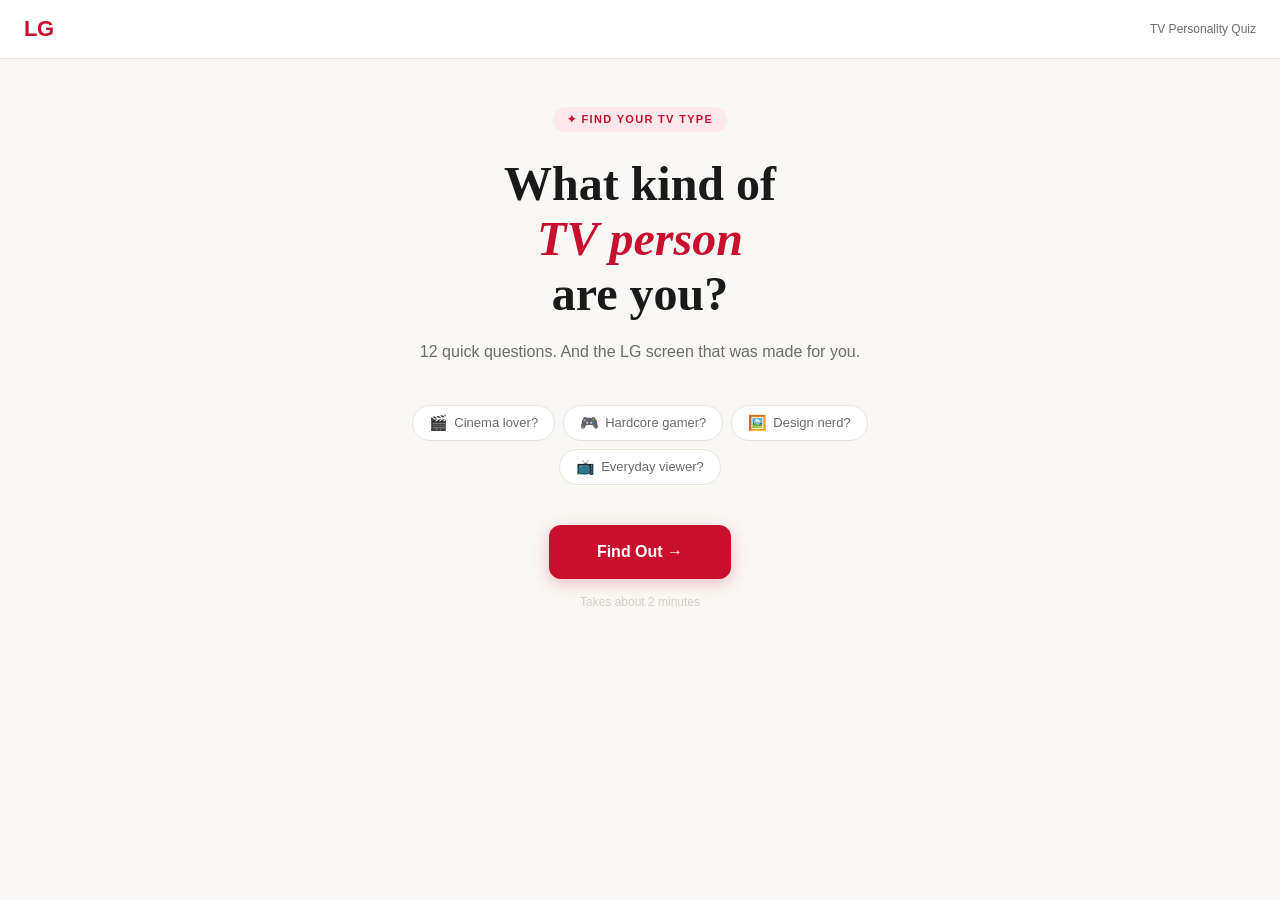
<file: MBTI.html>
<!DOCTYPE html>
<html lang="en">
<head>
<meta charset="UTF-8">
<meta name="viewport" content="width=device-width, initial-scale=1.0">
<title>What Kind of TV Person Are You? — LG</title>
<style> 
  /* Fonts inline-defined for offline/preview compatibility */
</style>
<style>
  :root {
    --cream: #FAF8F4;
    --warm-white: #FFFFFF;
    --charcoal: #1A1A1A;
    --mid: #6B6B6B;
    --light: #D4D0C8;
    --accent: #C8102E;
    --accent-light: #FFE8EC;
    --accent-mid: #F5B8C2;
    --card-bg: #FFFFFF;
    --border: #E8E4DC;
    --selected-bg: #FFF0F2;
    --selected-border: #C8102E;
    --agree-1: #1A6B3C;
    --agree-2: #4CAF50;
    --neutral: #9E9E9E;
    --disagree-1: #E57373;
    --disagree-2: #C62828;
  }

  * { margin: 0; padding: 0; box-sizing: border-box; }

  body {
    font-family: -apple-system, BlinkMacSystemFont, 'Segoe UI', sans-serif;
    background: var(--cream);
    color: var(--charcoal);
    min-height: 100vh;
    overflow-x: hidden;
  }

  /* HEADER */
  .header {
    background: var(--warm-white);
    border-bottom: 1px solid var(--border);
    padding: 16px 24px;
    display: flex;
    align-items: center;
    justify-content: space-between;
    position: sticky;
    top: 0;
    z-index: 100;
  }
  .logo { font-size: 22px; font-weight: 700; color: var(--accent); letter-spacing: -0.5px; }
  .header-sub { font-size: 12px; color: var(--mid); font-weight: 400; }

  /* PROGRESS */
  .progress-wrap {
    background: var(--warm-white);
    padding: 12px 24px;
    border-bottom: 1px solid var(--border);
    display: none;
  }
  .progress-label {
    font-size: 11px;
    color: var(--mid);
    text-transform: uppercase;
    letter-spacing: 0.08em;
    margin-bottom: 8px;
    display: flex;
    justify-content: space-between;
  }
  .progress-bar {
    height: 4px;
    background: var(--border);
    border-radius: 99px;
    overflow: hidden;
  }
  .progress-fill {
    height: 100%;
    background: var(--accent);
    border-radius: 99px;
    transition: width 0.4s ease;
  }

  /* SCREENS */
  .screen { display: none; animation: fadeUp 0.4s ease both; }
  .screen.active { display: block; }

  @keyframes fadeUp {
    from { opacity: 0; transform: translateY(16px); }
    to { opacity: 1; transform: translateY(0); }
  }

  /* INTRO SCREEN */
  .intro-wrap {
    max-width: 540px;
    margin: 0 auto;
    padding: 48px 24px 80px;
    text-align: center;
  }
  .intro-badge {
    display: inline-block;
    background: var(--accent-light);
    color: var(--accent);
    font-size: 11px;
    font-weight: 600;
    letter-spacing: 0.12em;
    text-transform: uppercase;
    padding: 6px 14px;
    border-radius: 99px;
    margin-bottom: 24px;
  }
  .intro-title {
    font-family: Georgia, 'Times New Roman', serif;
    font-size: clamp(32px, 6vw, 48px);
    line-height: 1.15;
    color: var(--charcoal);
    margin-bottom: 16px;
  }
  .intro-title em { font-style: italic; color: var(--accent); }
  .intro-desc {
    font-size: 16px;
    color: var(--mid);
    line-height: 1.7;
    margin-bottom: 40px;
    font-weight: 300;
  }
  .intro-pills {
    display: flex;
    flex-wrap: wrap;
    gap: 8px;
    justify-content: center;
    margin-bottom: 40px;
  }
  .pill {
    background: var(--warm-white);
    border: 1px solid var(--border);
    border-radius: 99px;
    padding: 8px 16px;
    font-size: 13px;
    color: var(--mid);
    display: flex;
    align-items: center;
    gap: 6px;
  }
  .pill-icon { font-size: 15px; }
  .btn-start {
    background: var(--accent);
    color: white;
    border: none;
    border-radius: 12px;
    padding: 18px 48px;
    font-family: -apple-system, BlinkMacSystemFont, 'Segoe UI', sans-serif;
    font-size: 16px;
    font-weight: 600;
    cursor: pointer;
    transition: all 0.2s;
    display: inline-flex;
    align-items: center;
    gap: 8px;
    box-shadow: 0 4px 16px rgba(200,16,46,0.25);
  }
  .btn-start:hover { transform: translateY(-2px); box-shadow: 0 8px 24px rgba(200,16,46,0.3); }
  .intro-note { font-size: 12px; color: var(--light); margin-top: 16px; }

  /* QUIZ SCREEN */
  .quiz-wrap {
    max-width: 600px;
    margin: 0 auto;
    padding: 32px 24px 80px;
  }
  .axis-label {
    font-size: 11px;
    font-weight: 600;
    text-transform: uppercase;
    letter-spacing: 0.12em;
    color: var(--accent);
    margin-bottom: 8px;
    display: flex;
    align-items: center;
    gap: 8px;
  }
  .axis-dot {
    width: 6px; height: 6px;
    border-radius: 50%;
    background: var(--accent);
    display: inline-block;
  }
  .question-num {
    font-size: 12px;
    color: var(--light);
    font-weight: 400;
    margin-left: auto;
  }
  .question-text {
    font-family: Georgia, 'Times New Roman', serif;
    font-size: clamp(20px, 4vw, 28px);
    line-height: 1.35;
    color: var(--charcoal);
    margin-bottom: 32px;
  }

  /* SCALE for regular questions */
  .scale-wrap { margin-bottom: 32px; }
  .scale-labels {
    display: flex;
    justify-content: space-between;
    margin-bottom: 10px;
    font-size: 11px;
    color: var(--mid);
    font-weight: 500;
  }
  .scale-options {
    display: flex;
    gap: 8px;
    justify-content: center;
  }
  .scale-btn {
    flex: 1;
    max-width: 80px;
    aspect-ratio: 1;
    border-radius: 12px;
    border: 2px solid var(--border);
    background: var(--warm-white);
    cursor: pointer;
    display: flex;
    flex-direction: column;
    align-items: center;
    justify-content: center;
    gap: 4px;
    transition: all 0.18s;
    font-family: -apple-system, BlinkMacSystemFont, 'Segoe UI', sans-serif;
  }
  .scale-btn .scale-num {
    font-size: 18px;
    font-weight: 600;
    color: var(--charcoal);
  }
  .scale-btn .scale-word {
    font-size: 9px;
    color: var(--mid);
    text-align: center;
    line-height: 1.2;
    padding: 0 2px;
  }
  .scale-btn:hover { border-color: var(--accent-mid); transform: translateY(-2px); }
  .scale-btn.selected-5 { background: #E8F5E9; border-color: var(--agree-1); }
  .scale-btn.selected-4 { background: #F1F8E9; border-color: var(--agree-2); }
  .scale-btn.selected-3 { background: #FAFAFA; border-color: var(--neutral); }
  .scale-btn.selected-2 { background: #FFF3E0; border-color: var(--disagree-1); }
  .scale-btn.selected-1 { background: #FFEBEE; border-color: var(--disagree-2); }
  .scale-btn.selected-5 .scale-num { color: var(--agree-1); }
  .scale-btn.selected-4 .scale-num { color: var(--agree-2); }
  .scale-btn.selected-3 .scale-num { color: var(--neutral); }
  .scale-btn.selected-2 .scale-num { color: var(--disagree-1); }
  .scale-btn.selected-1 .scale-num { color: var(--disagree-2); }

  /* USAGE question - pick one */
  .usage-options { display: flex; flex-direction: column; gap: 10px; margin-bottom: 32px; }
  .usage-btn {
    background: var(--warm-white);
    border: 2px solid var(--border);
    border-radius: 14px;
    padding: 16px 20px;
    cursor: pointer;
    display: flex;
    align-items: center;
    gap: 14px;
    font-family: -apple-system, BlinkMacSystemFont, 'Segoe UI', sans-serif;
    font-size: 15px;
    color: var(--charcoal);
    font-weight: 400;
    transition: all 0.18s;
    text-align: left;
    width: 100%;
  }
  .usage-btn:hover { border-color: var(--accent-mid); background: var(--accent-light); }
  .usage-btn.selected { border-color: var(--accent); background: var(--selected-bg); }
  .usage-btn .usage-icon { font-size: 24px; min-width: 32px; text-align: center; }
  .usage-btn .usage-label { font-weight: 500; }
  .usage-btn .usage-sub { font-size: 12px; color: var(--mid); margin-top: 2px; }

  /* NAV BUTTONS */
  .nav-row {
    display: flex;
    justify-content: space-between;
    align-items: center;
    gap: 12px;
    margin-top: 8px;
  }
  .btn-back {
    background: transparent;
    border: 2px solid var(--border);
    color: var(--mid);
    border-radius: 10px;
    padding: 14px 24px;
    font-family: -apple-system, BlinkMacSystemFont, 'Segoe UI', sans-serif;
    font-size: 14px;
    font-weight: 500;
    cursor: pointer;
    transition: all 0.18s;
    display: flex;
    align-items: center;
    gap: 6px;
  }
  .btn-back:hover { border-color: var(--mid); color: var(--charcoal); }
  .btn-next {
    background: var(--accent);
    color: white;
    border: none;
    border-radius: 10px;
    padding: 14px 32px;
    font-family: -apple-system, BlinkMacSystemFont, 'Segoe UI', sans-serif;
    font-size: 14px;
    font-weight: 600;
    cursor: pointer;
    transition: all 0.2s;
    display: flex;
    align-items: center;
    gap: 6px;
    flex: 1;
    justify-content: center;
    opacity: 0.4;
    pointer-events: none;
  }
  .btn-next.enabled { opacity: 1; pointer-events: all; }
  .btn-next.enabled:hover { transform: translateY(-1px); box-shadow: 0 4px 12px rgba(200,16,46,0.3); }

  /* RESULT SCREEN */
  .result-wrap {
    max-width: 600px;
    margin: 0 auto;
    padding: 32px 24px 80px;
  }
  .result-header { text-align: center; margin-bottom: 32px; }
  .result-congrats {
    font-size: 12px;
    font-weight: 600;
    text-transform: uppercase;
    letter-spacing: 0.15em;
    color: var(--accent);
    margin-bottom: 12px;
  }
  .result-type-code {
    font-family: Georgia, 'Times New Roman', serif;
    font-size: 52px;
    letter-spacing: 6px;
    color: var(--charcoal);
    margin-bottom: 4px;
    line-height: 1;
  }
  .result-type-name {
    font-size: 20px;
    color: var(--mid);
    font-weight: 300;
    margin-bottom: 16px;
  }
  .result-type-name strong { color: var(--charcoal); font-weight: 600; }
  .result-desc {
    font-size: 15px;
    color: var(--mid);
    line-height: 1.7;
    max-width: 460px;
    margin: 0 auto;
  }

  /* TYPE BREAKDOWN */
  .type-breakdown {
    background: var(--warm-white);
    border: 1px solid var(--border);
    border-radius: 16px;
    padding: 20px;
    margin-bottom: 24px;
    display: grid;
    grid-template-columns: repeat(2, 1fr);
    gap: 12px;
  }
  .breakdown-item {
    display: flex;
    align-items: center;
    gap: 10px;
  }
  .breakdown-letter {
    width: 36px; height: 36px;
    border-radius: 8px;
    background: var(--accent-light);
    color: var(--accent);
    font-family: Georgia, 'Times New Roman', serif;
    font-size: 18px;
    display: flex;
    align-items: center;
    justify-content: center;
    font-weight: 700;
    flex-shrink: 0;
  }
  .breakdown-text { font-size: 12px; color: var(--mid); line-height: 1.4; }
  .breakdown-text strong { display: block; color: var(--charcoal); font-size: 13px; }

  /* PRIMARY REC CARD */
  .rec-section-label {
    font-size: 11px;
    font-weight: 600;
    text-transform: uppercase;
    letter-spacing: 0.12em;
    color: var(--mid);
    margin-bottom: 12px;
    display: flex;
    align-items: center;
    gap: 8px;
  }
  .rec-section-label::after {
    content: '';
    flex: 1;
    height: 1px;
    background: var(--border);
  }

  .primary-card {
    background: var(--warm-white);
    border: 2px solid var(--accent);
    border-radius: 20px;
    padding: 28px;
    margin-bottom: 16px;
    position: relative;
    overflow: hidden;
  }
  .primary-card::before {
    content: '★ Your Match';
    position: absolute;
    top: 16px; right: 16px;
    background: var(--accent);
    color: white;
    font-size: 11px;
    font-weight: 600;
    padding: 4px 10px;
    border-radius: 99px;
    letter-spacing: 0.05em;
  }
  .primary-model {
    font-family: Georgia, 'Times New Roman', serif;
    font-size: 28px;
    color: var(--charcoal);
    margin-bottom: 4px;
  }
  .primary-model span { color: var(--accent); }
  .primary-tagline {
    font-size: 14px;
    color: var(--mid);
    margin-bottom: 20px;
    line-height: 1.5;
  }
  .primary-features {
    display: flex;
    flex-wrap: wrap;
    gap: 8px;
  }
  .feature-tag {
    background: var(--cream);
    border: 1px solid var(--border);
    border-radius: 99px;
    padding: 5px 12px;
    font-size: 12px;
    color: var(--mid);
    font-weight: 500;
  }

  /* BACKUP ROW */
  .backup-row {
    display: grid;
    grid-template-columns: 1fr 1fr;
    gap: 10px;
    margin-bottom: 24px;
  }
  .backup-card {
    background: var(--warm-white);
    border: 1.5px solid var(--border);
    border-radius: 14px;
    padding: 16px;
    cursor: pointer;
    transition: all 0.18s;
    position: relative;
    opacity: 0.75;
  }
  .backup-card:hover { opacity: 1; border-color: var(--accent-mid); transform: translateY(-2px); }
  .backup-label {
    font-size: 10px;
    font-weight: 600;
    text-transform: uppercase;
    letter-spacing: 0.1em;
    color: var(--mid);
    margin-bottom: 6px;
  }
  .backup-model {
    font-family: Georgia, 'Times New Roman', serif;
    font-size: 18px;
    color: var(--charcoal);
    margin-bottom: 4px;
  }
  .backup-sub { font-size: 12px; color: var(--mid); line-height: 1.4; }
  .backup-card.dream-card { border-style: dashed; }
  .backup-card.dream-card .backup-label { color: var(--accent); }

  /* UPSELL NOTE */
  .upsell-note {
    background: linear-gradient(135deg, #FFF8E7, #FFF3CD);
    border: 1px solid #F5D78C;
    border-radius: 12px;
    padding: 14px 18px;
    font-size: 13px;
    color: #7A5C00;
    line-height: 1.6;
    margin-bottom: 24px;
    display: none;
  }
  .upsell-note .upsell-icon { font-size: 16px; margin-right: 6px; }

  /* RETAKE */
  .btn-retake {
    width: 100%;
    background: transparent;
    border: 2px solid var(--border);
    color: var(--mid);
    border-radius: 12px;
    padding: 16px;
    font-family: -apple-system, BlinkMacSystemFont, 'Segoe UI', sans-serif;
    font-size: 14px;
    font-weight: 500;
    cursor: pointer;
    transition: all 0.18s;
    margin-top: 8px;
  }
  .btn-retake:hover { border-color: var(--accent); color: var(--accent); }

  /* AXIS SECTION DIVIDER */
  .axis-section {
    margin-bottom: 40px;
    padding-bottom: 40px;
    border-bottom: 1px dashed var(--border);
  }
  .axis-section:last-child { border-bottom: none; }

  /* Fun emoji reaction on hover of scale */
  .scale-btn[data-val="5"]:hover .scale-num::after { content: ' 🤩'; font-size: 12px; }
  .scale-btn[data-val="1"]:hover .scale-num::after { content: ' 😬'; font-size: 12px; }

  @media (max-width: 480px) {
    .backup-row { grid-template-columns: 1fr; }
    .type-breakdown { grid-template-columns: 1fr 1fr; }
    .scale-btn .scale-word { display: none; }
    .scale-options { gap: 6px; }
  }
</style>
</head>
<body>

<div class="header">
  <div class="logo">LG</div>
  <div class="header-sub">TV Personality Quiz</div>
</div>

<div class="progress-wrap" id="progressWrap">
  <div class="progress-label">
    <span id="progressLabel">Question 1 of 12</span>
    <span id="progressPct">0%</span>
  </div>
  <div class="progress-bar"><div class="progress-fill" id="progressFill" style="width:0%"></div></div>
</div>

<!-- INTRO -->
<div class="screen active" id="screen-intro">
  <div class="intro-wrap">
    <div class="intro-badge">✦ Find Your TV Type</div>
    <h1 class="intro-title">What kind of<br><em>TV person</em><br>are you?</h1>
    <p class="intro-desc">12 quick questions. And the LG screen that was made for you.</p>
    <div class="intro-pills">
      <div class="pill"><span class="pill-icon">🎬</span> Cinema lover?</div>
      <div class="pill"><span class="pill-icon">🎮</span> Hardcore gamer?</div>
      <div class="pill"><span class="pill-icon">🖼️</span> Design nerd?</div>
      <div class="pill"><span class="pill-icon">📺</span> Everyday viewer?</div>
    </div>
    <button class="btn-start" onclick="startQuiz()">Find Out →</button>
    <p class="intro-note">Takes about 2 minutes</p>
  </div>
</div>

<!-- QUIZ -->
<div class="screen" id="screen-quiz">
  <div class="quiz-wrap">
    <div id="questionContainer"></div>
    <div class="nav-row">
      <button class="btn-back" id="btnBack" onclick="goBack()">← Back</button>
      <button class="btn-next" id="btnNext" onclick="goNext()">Next →</button>
    </div>
  </div>
</div>

<!-- RESULT -->
<div class="screen" id="screen-result">
  <div class="result-wrap">
    <div class="result-header">
      <div class="result-congrats">Your TV Personality</div>
      <div class="result-type-code" id="resultCode">DCLS</div>
      <div class="result-type-name">You are <strong id="resultName">The Gallery Cinephile</strong></div>
      <p class="result-desc" id="resultDesc"></p>
    </div>

    <div class="type-breakdown" id="typeBreakdown"></div>

    <div class="rec-section-label">Your Screen</div>
    <div class="primary-card" id="primaryCard">
      <div class="primary-model" id="primaryModel"></div>
      <div class="primary-tagline" id="primaryTagline"></div>
      <div class="primary-features" id="primaryFeatures"></div>
    </div>

    <div class="upsell-note" id="upsellNote"></div>

    <div id="backupSection"></div>

    <button class="btn-retake" onclick="retake()">↺ Retake the Quiz</button>
  </div>
</div>

<script>
// ─────────────────────────────────────────────
// DATA
// ─────────────────────────────────────────────

const AXIS_INFO = {
  appearance: { label: 'TV Appearance', icon: '📐' },
  usage:      { label: 'How You Watch', icon: '📺' },
  budget:     { label: 'Budget Style',  icon: '💰' },
  decor:      { label: 'Décor Identity', icon: '🏠' }
};

const QUESTIONS = [
  // Axis 1 — Appearance (D/P)
  {
    id: 1, axis: 'appearance', type: 'scale', direction: 'P',
    text: 'When I see a TV, the first thing I notice is how sharp and vivid the picture looks.',
    agree: 'Picture first', disagree: 'Design first'
  },
  {
    id: 2, axis: 'appearance', type: 'scale', direction: 'D',
    text: 'A TV that looks beautiful in the room matters just as much as what it shows.',
    agree: 'Design matters', disagree: 'Picture matters'
  },
  {
    id: 3, axis: 'appearance', type: 'scale', direction: 'P',
    text: "I'd take the best picture quality even if the TV looks a bit bulky.",
    agree: 'Picture over looks', disagree: 'Looks matter too'
  },

  // Axis 2 — Usage (C/G/E) — scale, not pick-one
  {
    id: 4, axis: 'usage', type: 'scale', direction: 'C',
    text: 'I love watching films with the lights low — my TV is basically a home cinema.',
    agree: "That's so me", disagree: "Not really me"
  },
  {
    id: 5, axis: 'usage', type: 'scale', direction: 'G',
    text: 'My TV is mostly used for gaming — it\'s where I spend most of my screen time.',
    agree: 'Gamer here', disagree: 'Not a gamer'
  },
  {
    id: 6, axis: 'usage', type: 'scale', direction: 'E',
    text: 'My TV is just always on — sports, shows, background noise — it does a bit of everything.',
    agree: 'Always on', disagree: 'More intentional'
  },

  // Axis 3 — Budget (L/R)
  {
    id: 7, axis: 'budget', type: 'scale', direction: 'L',
    text: "I'm happy to invest in the best TV — the experience is worth the price.",
    agree: 'Worth it', disagree: 'Not for me'
  },
  {
    id: 8, axis: 'budget', type: 'scale', direction: 'R',
    text: "A great TV at a fair price beats the top-of-the-range every time.",
    agree: 'Smart spend', disagree: 'Best or nothing'
  },
  {
    id: 9, axis: 'budget', type: 'scale', direction: 'R',
    text: "I'm fine with a solid TV now and upgrading later when I'm ready.",
    agree: 'Upgrade later', disagree: 'Buy once, buy right'
  },

  // Axis 4 — Decor (S/U)
  {
    id: 10, axis: 'decor', type: 'scale', direction: 'S',
    text: 'My TV should feel like part of my room — not just a black rectangle on the wall.',
    agree: 'Part of the room', disagree: "It's just a TV"
  },
  {
    id: 11, axis: 'decor', type: 'scale', direction: 'U',
    text: "I don't mind if my TV stands out — it's the centrepiece and that's fine.",
    agree: 'Big and proud', disagree: 'Blend in please'
  },
  {
    id: 12, axis: 'decor', type: 'scale', direction: 'S',
    text: 'When my TV is off, I want it to still look good — show art, blend in, or disappear.',
    agree: 'Matters to me', disagree: 'Black screen is fine'
  }
];

const SCALE_LABELS = [
  { val: 5, word: 'Strongly\nAgree' },
  { val: 4, word: 'Agree' },
  { val: 3, word: 'Neutral' },
  { val: 2, word: 'Disagree' },
  { val: 1, word: 'Strongly\nDisagree' }
];

const TV_DATA = {
  W6:        { name: 'OLED W6',    tagline: 'The ultimate wallpaper OLED. Impossibly thin, impossibly beautiful — with a Zero Connect Box that hides every wire.', features: ['Wallpaper Design', 'OLED evo 4K', 'Zero Connect Box', 'Dolby Vision', 'FILMMAKER MODE'] },
  G6:        { name: 'OLED G6',    tagline: 'Gallery-class OLED that mounts flush to the wall. Premium picture meets refined design.', features: ['Flush Wall Mount', 'OLED evo 4K', 'Brightness Booster Ultra', 'Dolby Vision', 'G-SYNC / FreeSync'] },
  C6:        { name: 'OLED C6',    tagline: 'Slim, stunning, and seriously capable. The OLED that does it all without compromise.', features: ['OLED evo 4K', 'Dolby Vision', 'FILMMAKER MODE', 'VRR 165Hz', 'G-SYNC / FreeSync'] },
  B6:        { name: 'OLED B6',    tagline: 'Your entry into OLED. Perfect blacks, vivid colour, at a price that makes sense.', features: ['OLED 4K', 'Dolby Vision', 'FILMMAKER MODE', 'VRR 144Hz', 'FreeSync Premium'] },
  MRGB96:    { name: 'MRGB96',     tagline: 'MicroRGB at 100" — colour reproduction so rich it has to be seen to be believed.', features: ['100" MicroRGB evo 4K', 'Triple 100% Colour Coverage', 'Micro Dimming Ultra', 'Dolby Vision'] },
  MRGB86:    { name: 'MRGB86',     tagline: 'MiniRGB technology brings richer, more vibrant colour to a mid-range price point.', features: ['MiniRGB evo 4K', 'Double 100% Colour Coverage', 'Precision Dimming', 'FreeSync Premium'] },
  QNED86:    { name: 'QNED86',     tagline: 'Fast, sharp, and versatile. The QNED that handles everything from movies to gaming.', features: ['QNED MiniLED 4K', '120Hz', 'Dolby Vision', 'FreeSync Premium 144Hz', 'Precision Dimming'] },
  QNED80:    { name: 'QNED80',     tagline: 'A solid everyday performer that looks great without asking too much of your wallet.', features: ['QNED MiniLED 4K', 'FILMMAKER MODE', 'VRR up to 60Hz', 'ALLM'] },
  Gallery:   { name: 'Gallery TV', tagline: 'When the TV is off, it becomes art. A curated QNED with an always-on display that blends into your home.', features: ['55" / 65" QNED', 'Always-On Art Display', 'Ultra Slim Frame', 'Gallery Mode', 'FILMMAKER MODE'] },
  NU85:      { name: 'NU85',       tagline: 'The everyday essential. Clean picture, smart features, and room for the whole family.', features: ['NanoUHD 4K', 'AI Sound Pro', 'FILMMAKER MODE', 'VRR up to 60Hz'] },
  SBM2:      { name: '32" SBM2',   tagline: "You're not indecisive — you're versatile. Here's a screen that keeps up with everything you do.", features: ['32" 4K UHD', 'Dolby Vision', 'Game Optimizer', 'Compact & Flexible'] }
};

const ARCHETYPES = {
  DCLS: { name: 'The Gallery Cinephile',      desc: "You want your TV to be a work of art — and the films you watch to feel like a theatre. You appreciate the finer things and won't compromise on either beauty or experience.", primary: 'W6', dream: null, backup: 'G6', upsell: false },
  DCLU: { name: 'The Sleek Purist',           desc: "Design matters deeply to you — but you know where to draw the line on spending. You want something that looks stunning without the flagship price tag.", primary: 'G6', dream: 'W6', backup: null, upsell: false },
  DCRS: { name: 'The Tasteful Film Lover',    desc: "You care how the TV looks in the room and you love a good film — but you're smart with money. You want style and cinema without the top-tier spend.", primary: 'MRGB86', dream: 'G6', backup: null, upsell: false },
  DCRU: { name: 'The Casual Cinephile',       desc: "Films are your thing, and you like a TV that looks decent. But you're not losing sleep over specs — a good-looking screen that handles movies well is all you need.", primary: 'MRGB86', dream: null, backup: 'QNED86', upsell: false },
  DGLS: { name: 'The Designer Gamer',         desc: "Your setup has to look as good as it performs. You game hard and you spend smart — but the aesthetic of the whole rig matters just as much as the framerates.", primary: 'G6', dream: 'W6', backup: 'MRGB96', upsell: false },
  DGLU: { name: 'The Clean Setup Gamer',      desc: "You game seriously and you care about the look of your space — but you're not paying extra just for a thinner bezel. Performance per dollar, with a clean finish.", primary: 'C6', dream: null, backup: null, upsell: false },
  DGRS: { name: 'The Style-Conscious Gamer',  desc: "Mid-budget gamer who wants the rig to look sharp. You'll pick up the MRGB for the colour punch and the clean design without breaking the bank.", primary: 'MRGB86', dream: null, backup: 'QNED86', upsell: false },
  DGRU: { name: 'The Practical Setup Gamer',  desc: "Gaming is the priority. The TV needs to perform — FreeSync, fast response, sharp picture. Everything else is secondary, including the price tag.", primary: 'QNED86', dream: null, backup: null, upsell: false },
  DELS: { name: 'The Quiet Curator',          desc: "Your home is thoughtfully put together, and the TV is part of that story — even when it's off. You want something that shows art, blends in, and doesn't scream 'tech' at a dinner party.", primary: 'Gallery', dream: null, backup: 'G6', upsell: false },
  DELU: { name: 'The Modern Homebody',        desc: "Everyday viewer with an eye for design. You're not a cinephile or a gamer — the TV just needs to look good and work well for everything life throws at it.", primary: 'MRGB86', dream: null, backup: null, upsell: true },
  DERS: { name: 'The Relaxed Decorator',      desc: "Design-conscious but budget-aware. You want the TV to feel like it belongs in the room, without overspending. A solid everyday screen that won't stand out for the wrong reasons.", primary: 'QNED80', dream: null, backup: 'NU85', upsell: true },
  DERU: { name: 'The Easy Viewer',            desc: "You just need a reliable TV that does the job. No fuss, no drama — just good picture, everyday use, and a price that makes sense.", primary: 'NU85', dream: null, backup: null, upsell: true },
  PCLS: { name: 'The Cinephile',              desc: "Absolute picture perfection, cinema-grade colour, the best OLED you can get — and it should make a statement while it's at it. You are the target audience for the W6.", primary: 'W6', dream: null, backup: 'G6', upsell: false },
  PCLU: { name: 'The Picture Purist',         desc: "Best-in-class OLED picture quality is non-negotiable. You'll invest in the best — but you care about what's on screen, not what the TV looks like when it's off.", primary: 'C6', dream: 'G6', backup: null, upsell: false },
  PCRS: { name: 'The Film Enthusiast',        desc: "Picture-first, cinema-loving, mid-budget. You want the OLED experience without going all the way to the top. The C6 gives you that — and then some.", primary: 'C6', dream: null, backup: null, upsell: false },
  PCRU: { name: 'The Movie Night Regular',    desc: "You love a good movie and you want the picture to do it justice — but you're practical about spend. Entry OLED or MiniRGB gets you most of the way there for less.", primary: 'B6', dream: null, backup: 'MRGB86', upsell: false },
  PGLS: { name: 'The Hardcore Gamer',         desc: "No lag. No compromise. You want the best OLED gaming experience and you're proud of what the setup looks like. G6 gives you elite performance and a setup worth showing off.", primary: 'G6', dream: null, backup: 'C6', upsell: false },
  PGLU: { name: 'The Competitive Gamer',      desc: "Raw gaming performance is everything. You'll spend on the best — but you're not paying for aesthetics. The C6 gives you OLED speed without the premium on looks.", primary: 'C6', dream: null, backup: null, upsell: false },
  PGRS: { name: 'The Passionate Gamer',       desc: "Serious about gaming but realistic about budget. You want FreeSync, fast response, and good colour — without needing the flagship. QNED86 delivers on all three.", primary: 'QNED86', dream: null, backup: 'MRGB86', upsell: false },
  PGRU: { name: 'The Practical Gamer',        desc: "Gaming performance per dollar is your metric. FreeSync, 120Hz, solid picture — the QNED86 is built for you without asking you to spend more than you need to.", primary: 'QNED86', dream: null, backup: null, upsell: false },
  PELS: { name: 'The Premium Binge Watcher',  desc: "Everyday viewing elevated. You want the TV to look amazing, display art when it's off, and deliver premium picture for everything you watch. Gallery TV was made for this.", primary: 'Gallery', dream: null, backup: 'MRGB96', upsell: false },
  PELU: { name: 'The Living Room Hero',       desc: "Best possible picture for everyday use, and you'll invest to get it. You don't care about the design statement — you care that every show, every sport, every stream looks brilliant.", primary: 'MRGB96', dream: null, backup: 'C6', upsell: false },
  PERS: { name: 'The Smart Streamer',         desc: "You want the best picture you can get without overpaying. Sharp, fast, and Dolby Vision-ready — the QNED86 hits that spot perfectly.", primary: 'QNED86', dream: null, backup: null, upsell: true },
  PERU: { name: 'The Casual Viewer',          desc: "You just want a great picture at a fair price. No drama, no fuss — a solid everyday screen that makes everything look better than it has any right to at this price.", primary: 'NU85', dream: null, backup: 'QNED80', upsell: true },
  SBM2: { name: 'The Wildcard',               desc: "You're not indecisive — you're versatile. You use your TV for a bit of everything and you're not locked into one way of watching. The SBM2 keeps up with all of it.", primary: 'SBM2', dream: null, backup: null, upsell: false }
};

const BREAKDOWN_LABELS = {
  D: { axis: 'Appearance', label: 'Design-first', icon: '🖼️' },
  P: { axis: 'Appearance', label: 'Picture-first', icon: '✨' },
  C: { axis: 'Usage', label: 'Cinema lover', icon: '🎬' },
  G: { axis: 'Usage', label: 'Gamer', icon: '🎮' },
  E: { axis: 'Usage', label: 'Everyday viewer', icon: '📺' },
  L: { axis: 'Budget', label: 'Luxury mindset', icon: '💎' },
  R: { axis: 'Budget', label: 'Realistic spender', icon: '💡' },
  S: { axis: 'Décor', label: 'Statement piece', icon: '🏛️' },
  U: { axis: 'Décor', label: 'Utility mindset', icon: '⚡' }
};

// ─────────────────────────────────────────────
// STATE
// ─────────────────────────────────────────────
let currentQ = 0;
let answers = {};

// ─────────────────────────────────────────────
// QUIZ FLOW
// ─────────────────────────────────────────────
function startQuiz() {
  currentQ = 0;
  answers = {};
  showScreen('screen-quiz');
  document.getElementById('progressWrap').style.display = 'block';
  renderQuestion();
}

function renderQuestion() {
  const q = QUESTIONS[currentQ];
  updateProgress();

  const container = document.getElementById('questionContainer');
  const axisInfo = AXIS_INFO[q.axis];

  let html = `
    <div class="axis-section">
      <div class="axis-label">
        <span class="axis-dot"></span>
        ${axisInfo.icon} ${axisInfo.label}
        <span class="question-num">Q${q.id} / 12</span>
      </div>
      <div class="question-text">${q.text}</div>
  `;

  html += `<div class="scale-wrap">
    <div class="scale-labels">
      <span>${q.agree}</span>
      <span>${q.disagree}</span>
    </div>
    <div class="scale-options">`;

  SCALE_LABELS.forEach(s => {
    const sel = answers[q.id] === s.val ? `selected-${s.val}` : '';
    const wordFormatted = s.word.replace('\n', '<br>');
    html += `<button class="scale-btn ${sel}" data-val="${s.val}" onclick="selectScale(${s.val})">
      <span class="scale-num">${s.val}</span>
      <span class="scale-word">${wordFormatted}</span>
    </button>`;
  });

  html += `</div></div></div>`;
  container.innerHTML = html;

  // Back button
  document.getElementById('btnBack').style.display = currentQ === 0 ? 'none' : 'flex';
  updateNextBtn();
}

function selectScale(val) {
  const q = QUESTIONS[currentQ];
  answers[q.id] = val;
  renderQuestion();
}

function updateNextBtn() {
  const q = QUESTIONS[currentQ];
  const answered = answers[q.id] !== undefined;
  const btn = document.getElementById('btnNext');
  btn.classList.toggle('enabled', answered);
  btn.textContent = currentQ === QUESTIONS.length - 1 ? 'See My Result →' : 'Next →';
}

function goNext() {
  if (answers[QUESTIONS[currentQ].id] === undefined) return;
  if (currentQ < QUESTIONS.length - 1) {
    currentQ++;
    renderQuestion();
    window.scrollTo(0, 0);
  } else {
    showResult();
  }
}

function goBack() {
  if (currentQ > 0) {
    currentQ--;
    renderQuestion();
    window.scrollTo(0, 0);
  }
}

function updateProgress() {
  const pct = Math.round((currentQ / QUESTIONS.length) * 100);
  document.getElementById('progressFill').style.width = pct + '%';
  document.getElementById('progressLabel').textContent = `Question ${currentQ + 1} of ${QUESTIONS.length}`;
  document.getElementById('progressPct').textContent = pct + '%';
}

// ─────────────────────────────────────────────
// SCORING
// ─────────────────────────────────────────────
function calcResult() {
  // Axis 1 — Appearance (D/P)
  // Q1→P, Q2→D(flip), Q3→P
  const q1 = answers[1]; // toward P
  const q2 = 6 - answers[2]; // flip: toward P
  const q3 = answers[3]; // toward P
  const appearanceScore = q1 + q2 + q3; // ≥9 → P, <9 → D
  const appearLetter = appearanceScore >= 9 ? 'P' : 'D';

  // Axis 2 — Usage (C/G/E)
  const cScore = answers[4];
  const gScore = answers[5];
  const eScore = answers[6];
  let usageLetter;
  const allNeutral = cScore === 3 && gScore === 3 && eScore === 3;
  const sorted = [
    { l: 'C', s: cScore },
    { l: 'G', s: gScore },
    { l: 'E', s: eScore }
  ].sort((a, b) => b.s - a.s);
  const gap = sorted[0].s - sorted[1].s;
  if (allNeutral || gap <= 1) {
    usageLetter = 'E'; // muddy → everyday
  } else {
    usageLetter = sorted[0].l;
  }

  // Axis 3 — Budget (L/R)
  // Q7→L, Q8→R(flip toward L = 6-Q8), Q9→R(flip = 6-Q9)
  const q7 = answers[7];
  const q8 = 6 - answers[8]; // flip toward L
  const q9 = 6 - answers[9]; // flip toward L
  const budgetScore = q7 + q8 + q9; // ≥9 → L, <9 → R
  const budgetLetter = budgetScore >= 9 ? 'L' : 'R';

  // Axis 4 — Decor (S/U)
  // Q10→S, Q11→U(flip toward S = 6-Q11), Q12→S
  const q10 = answers[10];
  const q11 = 6 - answers[11]; // flip toward S
  const q12 = answers[12];
  const decorScore = q10 + q11 + q12; // ≥9 → S, <9 → U
  const decorLetter = decorScore >= 9 ? 'S' : 'U';

  // SBM2 check — all 4 axes exactly at midpoint
  const aExact = appearanceScore === 9;
  const bExact = budgetScore === 9;
  const dExact = decorScore === 9;
  if (aExact && allNeutral && bExact && dExact) {
    return 'SBM2';
  }

  return appearLetter + usageLetter + budgetLetter + decorLetter;
}

// ─────────────────────────────────────────────
// RESULT
// ─────────────────────────────────────────────
function showResult() {
  const code = calcResult();
  const archetype = ARCHETYPES[code] || ARCHETYPES['SBM2'];
  const tv = TV_DATA[archetype.primary];

  // Header
  document.getElementById('resultCode').textContent = code;
  document.getElementById('resultName').textContent = archetype.name;
  document.getElementById('resultDesc').textContent = archetype.desc;

  // Type breakdown
  const letters = code === 'SBM2' ? ['S','B','M','2'] : code.split('');
  const validLetters = code === 'SBM2' ? [] : letters;
  let breakdownHTML = '';
  if (code !== 'SBM2') {
    validLetters.forEach(l => {
      const info = BREAKDOWN_LABELS[l];
      if (info) {
        breakdownHTML += `<div class="breakdown-item">
          <div class="breakdown-letter">${l}</div>
          <div class="breakdown-text"><strong>${info.axis}</strong>${info.icon} ${info.label}</div>
        </div>`;
      }
    });
  }
  document.getElementById('typeBreakdown').innerHTML = breakdownHTML;
  document.getElementById('typeBreakdown').style.display = code === 'SBM2' ? 'none' : 'grid';

  // Primary rec
  document.getElementById('primaryModel').innerHTML = tv.name;
  document.getElementById('primaryTagline').textContent = tv.tagline;
  document.getElementById('primaryFeatures').innerHTML = tv.features.map(f => `<span class="feature-tag">${f}</span>`).join('');

  // Upsell note
  const upsellEl = document.getElementById('upsellNote');
  if (archetype.upsell) {
    upsellEl.style.display = 'block';
    upsellEl.innerHTML = `<span class="upsell-icon">💡</span> If space isn't a constraint, the <strong>NU85 98"</strong> takes it to another level entirely. Be wowed by the size, stay for the picture.`;
  } else {
    upsellEl.style.display = 'none';
  }

  // Backup section
  const backupSection = document.getElementById('backupSection');
  if (archetype.dream || archetype.backup) {
    let bHTML = '<div class="rec-section-label">Also Consider</div><div class="backup-row">';
    if (archetype.dream) {
      const d = TV_DATA[archetype.dream];
      bHTML += `<div class="backup-card dream-card">
        <div class="backup-label">✦ Dream Pick</div>
        <div class="backup-model">${d.name}</div>
        <div class="backup-sub">${d.tagline.split('.')[0]}.</div>
      </div>`;
    }
    if (archetype.backup) {
      const b = TV_DATA[archetype.backup];
      bHTML += `<div class="backup-card">
        <div class="backup-label">↓ Step Down</div>
        <div class="backup-model">${b.name}</div>
        <div class="backup-sub">${b.tagline.split('.')[0]}.</div>
      </div>`;
    }
    bHTML += '</div>';
    backupSection.innerHTML = bHTML;
  } else {
    backupSection.innerHTML = '';
  }

  showScreen('screen-result');
  document.getElementById('progressWrap').style.display = 'none';
  window.scrollTo(0, 0);
}

function retake() {
  currentQ = 0;
  answers = {};
  showScreen('screen-intro');
  document.getElementById('progressWrap').style.display = 'none';
  window.scrollTo(0, 0);
}

function showScreen(id) {
  document.querySelectorAll('.screen').forEach(s => s.classList.remove('active'));
  document.getElementById(id).classList.add('active');
}
</script>
</body>
</html>
</file>
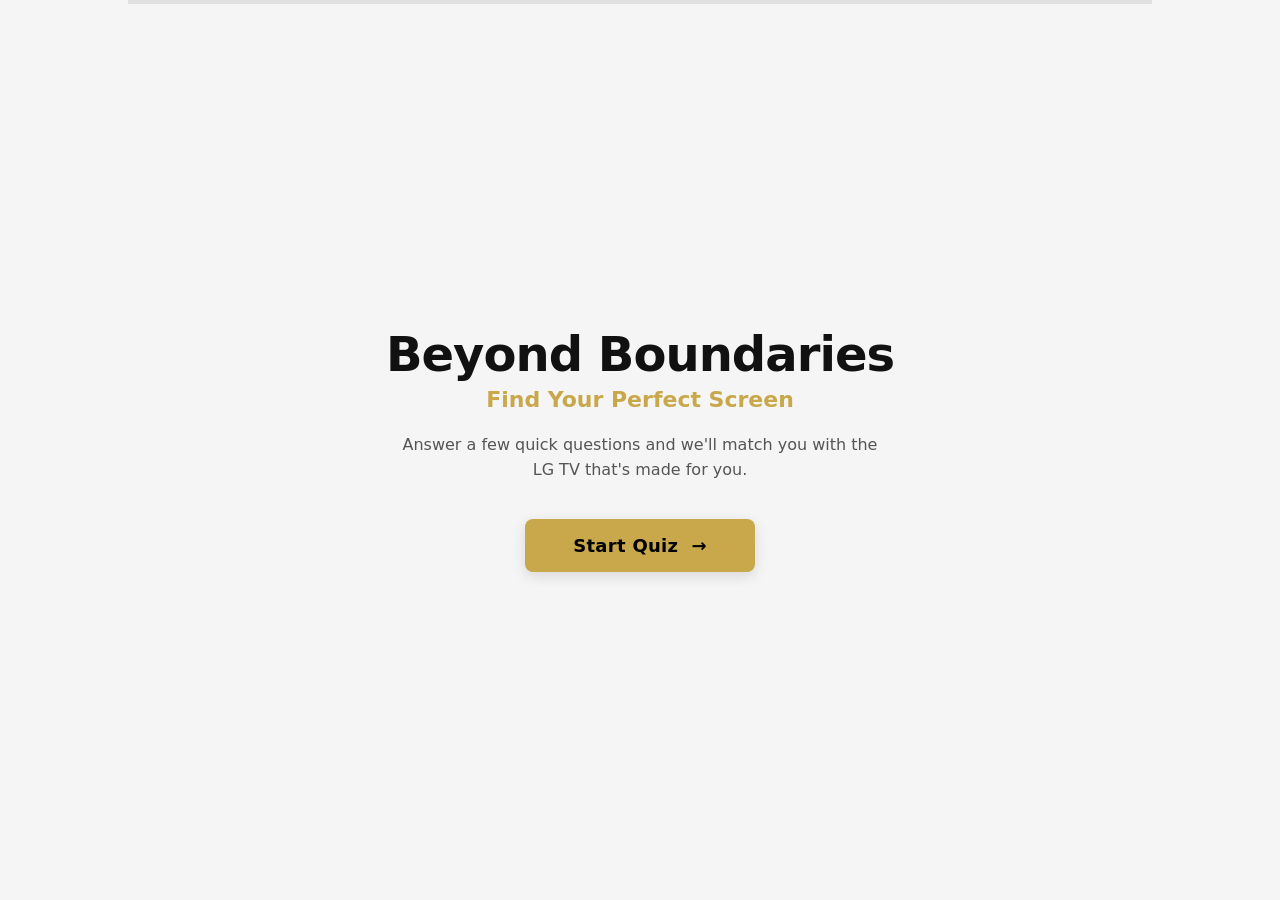
<file: quiz.html>
<!DOCTYPE html>
<html lang="en">
<head>
  <meta charset="UTF-8" />
  <meta name="viewport" content="width=device-width, initial-scale=1, viewport-fit=cover" />
  <title>Find Your Perfect Screen — LG TV Quiz</title>
  <link rel="stylesheet" href="style.css" />
</head>

<body>
  <div id="app">

    <!-- ── PROGRESS BAR ──────────────────────────────────── -->
    <div id="progress-bar-wrap">
      <div id="progress-bar"></div>
    </div>

    <!-- ── TOP NAV ───────────────────────────────────────── -->
    <nav id="top-nav">
      <div id="nav-left"></div>
      <span id="nav-brand">Find Your Perfect Screen</span>
      <div id="nav-right">
        <span id="step-counter">1 of 8</span>
        <button id="nav-back"  class="nav-btn">← Back</button>
        <button id="nav-home"  class="nav-btn">Home</button>
      </div>
    </nav>

    <!-- ── LANDING SCREEN ────────────────────────────────── -->
    <section id="screen-landing" class="screen">
      <div class="landing-title">Beyond Boundaries</div>
      <div class="landing-subtitle">Find Your Perfect Screen</div>
      <p class="landing-desc">
        Answer a few quick questions and we'll match you with the LG TV that's made for you.
      </p>
      <button id="btn-start" class="btn-start">Start Quiz &nbsp;→</button>

    </section>

    <!-- ── QUESTION SCREEN ───────────────────────────────── -->
    <section id="screen-question" class="screen hidden">
      <div id="question-container"></div>
    </section>

    <!-- ── RESULT SCREEN ─────────────────────────────────── -->
    <section id="screen-result" class="screen hidden">
      <div id="result-container"></div>
    </section>

  </div><!-- #app -->

  <!-- ── IDLE OVERLAY ──────────────────────────────────────── -->
  <div id="idle-overlay">
    <div class="idle-box">
      <h3>Still there?</h3>
      <p>Restarting in</p>
      <div class="idle-countdown" id="idle-count">10</div>
      <div class="idle-btn-row">
        <button class="idle-btn-continue" id="idle-btn-continue">Keep going</button>
        <button class="idle-btn-restart"  id="idle-btn-restart">Start over</button>
      </div>
    </div>
  </div>

  <script src="quiz.js"></script>
</body>
</html>
</file>
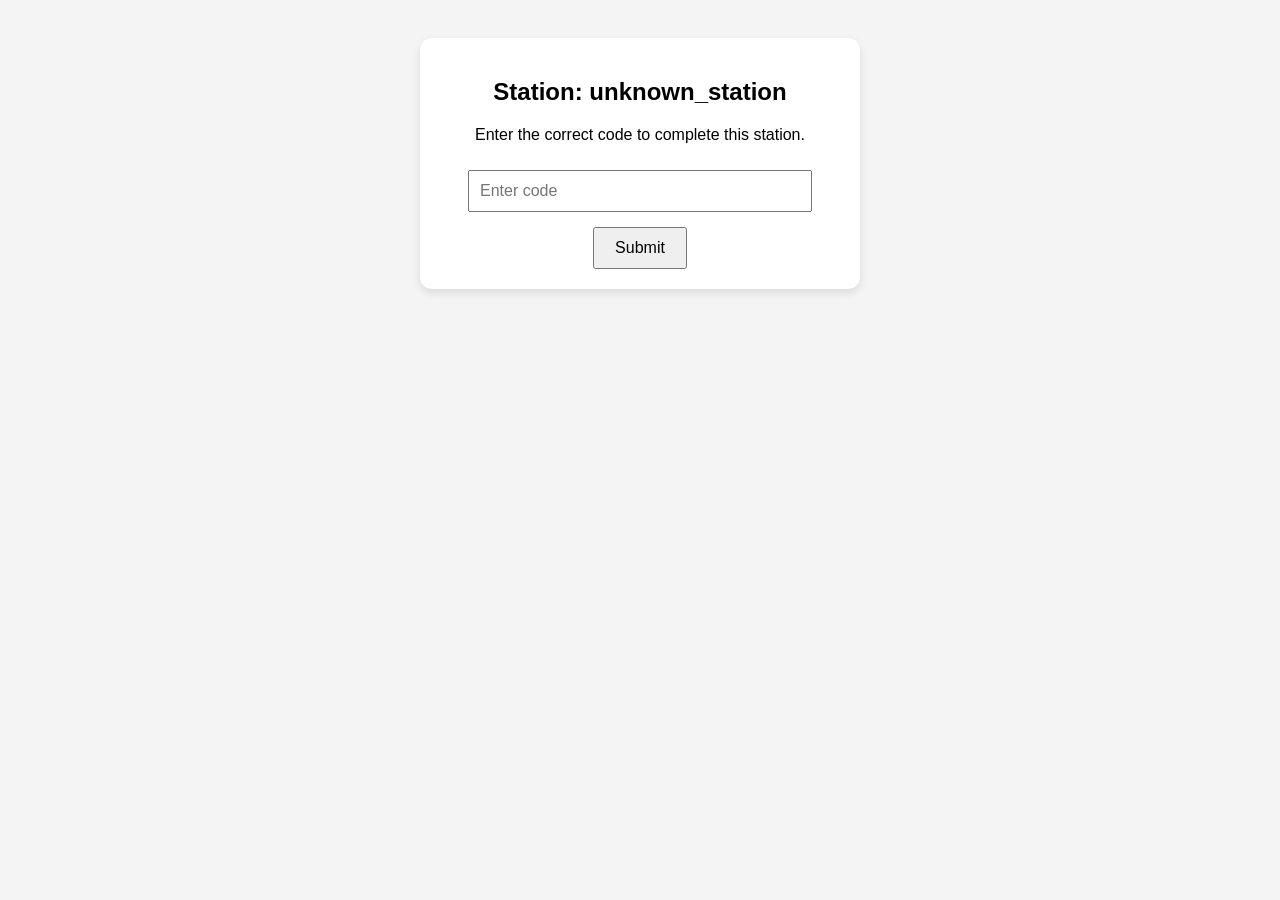
<file: StationA.html>
<!DOCTYPE html>
<html lang="en">
<head>
  <meta charset="UTF-8" />
  <meta name="viewport" content="width=device-width, initial-scale=1.0"/>
  <title>Event Station</title>

  <style>
    body {
      font-family: Arial, sans-serif;
      text-align: center;
      padding: 30px;
      background: #f4f4f4;
    }

    .card {
      background: white;
      padding: 20px;
      border-radius: 12px;
      max-width: 400px;
      margin: auto;
      box-shadow: 0 4px 10px rgba(0,0,0,0.1);
    }

    input {
      padding: 10px;
      width: 80%;
      font-size: 16px;
      margin-top: 10px;
    }

    button {
      margin-top: 15px;
      padding: 10px 20px;
      font-size: 16px;
      cursor: pointer;
    }

    .success {
      color: green;
      font-weight: bold;
      margin-top: 15px;
    }

    .error {
      color: red;
      margin-top: 15px;
    }
  </style>
</head>
<body>

  <div class="card">
    <h2 id="stationTitle">Station</h2>
    <p>Enter the correct code to complete this station.</p>

    <input type="text" id="answer" placeholder="Enter code" />
    <br />
    <button onclick="submitAnswer()">Submit</button>

    <div id="message"></div>
  </div>

<script>
/* ===== CONFIG ===== */
const REQUIRED_CODE = "123";

/* ===== GET STATION ID FROM URL ===== */
const params = new URLSearchParams(window.location.search);
const stationId = params.get("station") || "unknown_station";

document.getElementById("stationTitle").innerText =
  "Station: " + stationId;

/* ===== LOAD OR INIT PROGRESS ===== */
function loadProgress() {
  let progress = localStorage.getItem("eventProgress");
  if (!progress) {
    progress = {
      stations: {},
      completedAt: null
    };
    localStorage.setItem("eventProgress", JSON.stringify(progress));
    return progress;
  }
  return JSON.parse(progress);
}

/* ===== SAVE PROGRESS ===== */
function saveProgress(progress) {
  localStorage.setItem("eventProgress", JSON.stringify(progress));
}

/* ===== SUBMIT HANDLER ===== */
function submitAnswer() {
  const input = document.getElementById("answer").value.trim();
  const message = document.getElementById("message");

  if (input !== REQUIRED_CODE) {
    message.innerHTML = `<div class="error">❌ Wrong code</div>`;
    return;
  }

  const progress = loadProgress();
  progress.stations[stationId] = true;
  saveProgress(progress);

  message.innerHTML = `
    <div class="success">
      ✅ Station completed!
    </div>
  `;
}
</script>

</body>
</html>
</file>
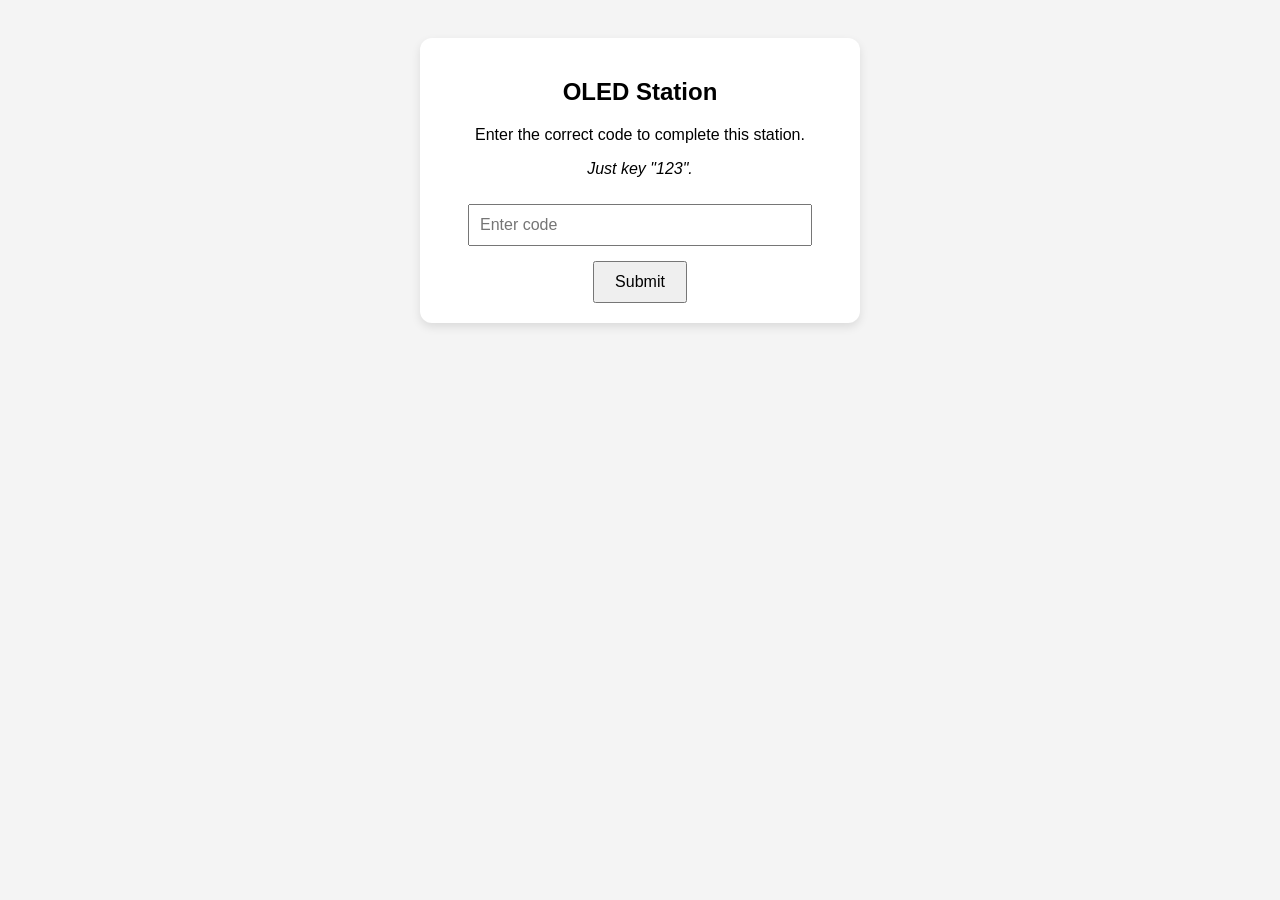
<file: StationOLED.html>
<!DOCTYPE html>
<html lang="en">
<head>
  <meta charset="UTF-8" />
  <meta name="viewport" content="width=device-width, initial-scale=1.0"/>
  <title>Event Station</title>

  <style>
    body {
      font-family: Arial, sans-serif;
      text-align: center;
      padding: 30px;
      background: #f4f4f4;
    }

    .card {
      background: white;
      padding: 20px;
      border-radius: 12px;
      max-width: 400px;
      margin: auto;
      box-shadow: 0 4px 10px rgba(0,0,0,0.1);
    }

    input {
      padding: 10px;
      width: 80%;
      font-size: 16px;
      margin-top: 10px;
    }

    button {
      margin-top: 15px;
      padding: 10px 20px;
      font-size: 16px;
      cursor: pointer;
    }

    .success {
      color: green;
      font-weight: bold;
      margin-top: 15px;
    }

    .error {
      color: red;
      margin-top: 15px;
    }
  </style>
</head>
<body>

  <div class="card">
    <h2 id="stationTitle">Station</h2>
    <p>Enter the correct code to complete this station.</p>
    <p><i>Just key "123".</i></p>

    <input type="text" id="answer" placeholder="Enter code" />
    <br />
    <button onclick="submitAnswer()">Submit</button>

    <div id="message"></div>
  </div>

<script>
/* ===== CONFIG ===== */
const REQUIRED_CODE = "123";

/* ===== GET STATION ID FROM URL ===== */
// const params = new URLSearchParams(window.location.search);
const stationId = "oled"
const stationName = "OLED"
  
document.getElementById("stationTitle").innerText =
  stationName + " Station";

/* ===== LOAD OR INIT PROGRESS ===== */
function loadProgress() {
  let progress = localStorage.getItem("eventProgress");
  if (!progress) {
    progress = {
      stations: {},
      completedAt: null
    };
    localStorage.setItem("eventProgress", JSON.stringify(progress));
    return progress;
  }
  return JSON.parse(progress);
}

/* ===== SAVE PROGRESS ===== */
function saveProgress(progress) {
  localStorage.setItem("eventProgress", JSON.stringify(progress));
}

/* ===== SUBMIT HANDLER ===== */
function submitAnswer() {
  const input = document.getElementById("answer").value.trim();
  const message = document.getElementById("message");

  if (input !== REQUIRED_CODE) {
    message.innerHTML = `<div class="error">❌ Wrong code</div>`;
    return;
  }

  const progress = loadProgress();
  progress.stations[stationId] = true;
  saveProgress(progress);

  message.innerHTML = `
    <div class="success">
      ✅ Station completed!
    </div>
  `;
}
</script>

</body>
</html>
</file>
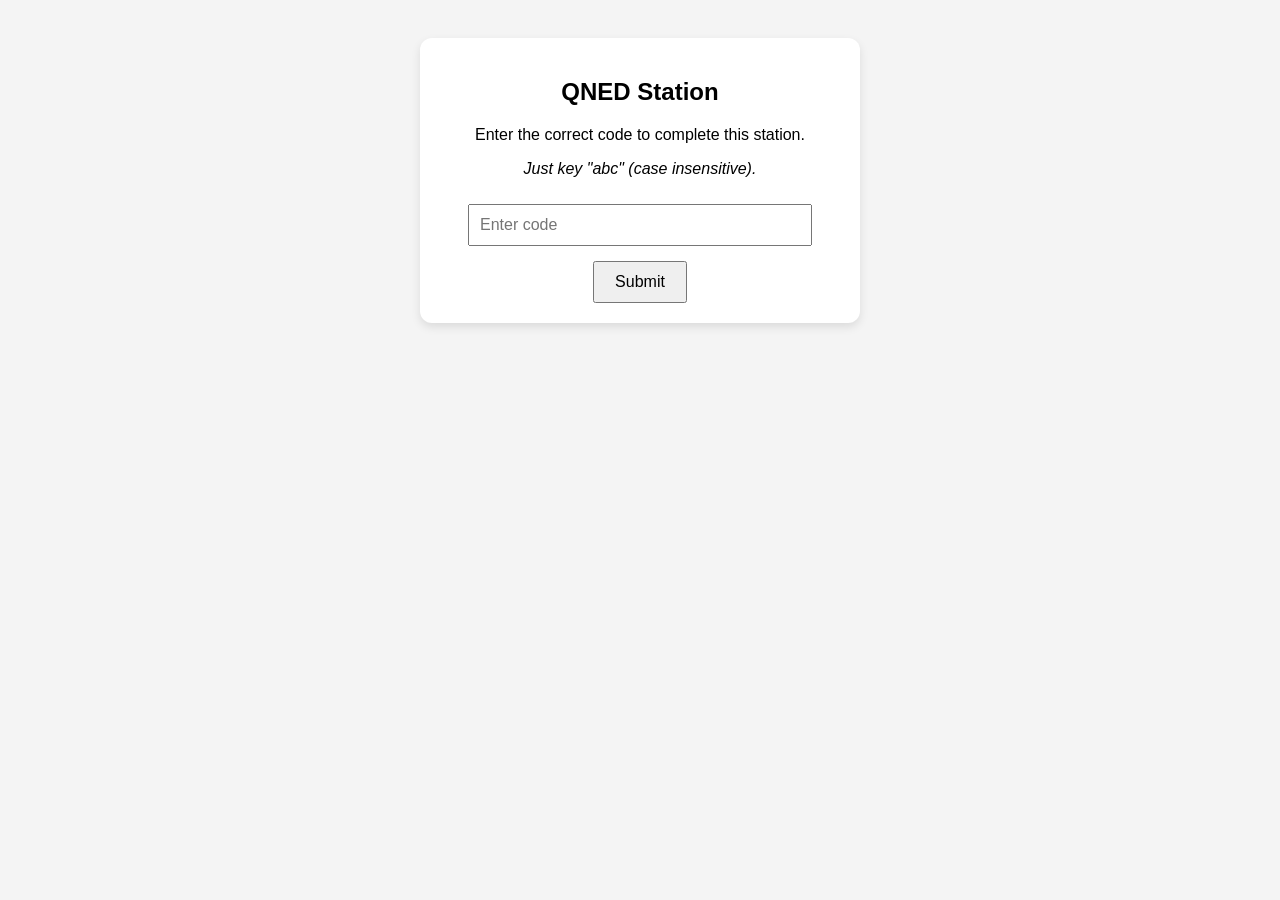
<file: StationQNED.html>
<!DOCTYPE html>
<html lang="en">
<head>
  <meta charset="UTF-8" />
  <meta name="viewport" content="width=device-width, initial-scale=1.0"/>
  <title>Event Station</title>

  <style>
    body {
      font-family: Arial, sans-serif;
      text-align: center;
      padding: 30px;
      background: #f4f4f4;
    }

    .card {
      background: white;
      padding: 20px;
      border-radius: 12px;
      max-width: 400px;
      margin: auto;
      box-shadow: 0 4px 10px rgba(0,0,0,0.1);
    }

    input {
      padding: 10px;
      width: 80%;
      font-size: 16px;
      margin-top: 10px;
    }

    button {
      margin-top: 15px;
      padding: 10px 20px;
      font-size: 16px;
      cursor: pointer;
    }

    .success {
      color: green;
      font-weight: bold;
      margin-top: 15px;
    }

    .error {
      color: red;
      margin-top: 15px;
    }
  </style>
</head>
<body>

  <div class="card">
    <h2 id="stationTitle">Station</h2>
    <p>Enter the correct code to complete this station.</p>
    <p><i>Just key "abc" (case insensitive).</i></p>

    <input type="text" id="answer" placeholder="Enter code" />
    <br />
    <button onclick="submitAnswer()">Submit</button>

    <div id="message"></div>
  </div>

<script>
/* ===== CONFIG ===== */
const REQUIRED_CODE = "aBc";

/* ===== GET STATION ID FROM URL ===== */
// const params = new URLSearchParams(window.location.search);
const stationId = "qned"
const stationName = "QNED"

document.getElementById("stationTitle").innerText =
  stationName + " Station";

/* ===== LOAD OR INIT PROGRESS ===== */
function loadProgress() {
  let progress = localStorage.getItem("eventProgress");
  if (!progress) {
    progress = {
      stations: {},
      completedAt: null
    };
    localStorage.setItem("eventProgress", JSON.stringify(progress));
    return progress;
  }
  return JSON.parse(progress);
}

/* ===== SAVE PROGRESS ===== */
function saveProgress(progress) {
  localStorage.setItem("eventProgress", JSON.stringify(progress));
}

/* ===== SUBMIT HANDLER ===== */
function submitAnswer() {
  const input = document.getElementById("answer").value.trim();
  const message = document.getElementById("message");

  // Normalize both sides for case-insensitive match
  const normalizedInput = input.toLowerCase();
  const normalizedCode  = REQUIRED_CODE.toLowerCase();

  if (normalizedInput !== normalizedCode) {
    message.innerHTML = `<div class="error">❌ Wrong code</div>`;
    return;
  }

  const progress = loadProgress();
  progress.stations[stationId] = true;
  saveProgress(progress);

  message.innerHTML = `
    <div class="success">
      ✅ Station completed!
    </div>
  `;
}
</script>

</body>
</html>
</file>
<file: style.css>
/* ============================================================
   LG TV Quiz — style.css
   Designer: swap colours/fonts/backgrounds here freely.
   The layout and interaction logic lives in quiz.js.
   ============================================================ */

/* ── TOKENS ─────────────────────────────────────────────────── */
:root {
  --bg:           #F5F5F5;
  --surface:      #FFFFFF;
  --surface-alt:  #F0F0F0;
  --border:       #E0E0E0;
  --border-hover: #BBBBBB;

  --text-primary:   #111111;
  --text-secondary: #555555;
  --text-dim:       #999999;

  --accent:         #C8A84B;   /* gold — swap to LG red (#E60012) or brand colour */
  --accent-light:   #FBF5E6;
  --accent-dark:    #8A7030;

  --answer-hover:   #FAFAFA;
  --answer-active:  #F5F0E0;
  --answer-border-active: #C8A84B;

  --phase-mobility:    #9966CC;
  --phase-room:        #4A90D9;
  --phase-usage:       #50C878;
  --phase-environment: #C8A84B;
  --phase-budget:      #E87040;
  --phase-result:      #C8A84B;

  --progress-h:  4px;
  --radius-card: 12px;
  --radius-btn:  8px;
  --shadow-card: 0 2px 12px rgba(0,0,0,0.07);
  --shadow-btn:  0 4px 14px rgba(0,0,0,0.12);

  --font-main: "LG EI", system-ui, -apple-system, Segoe UI, Roboto, Helvetica, Arial, sans-serif;
}

/* ── RESET ───────────────────────────────────────────────────── */
*, *::before, *::after { box-sizing: border-box; margin: 0; padding: 0; }
html, body { height: 100%; }

body {
  font-family: var(--font-main);
  background: var(--bg);
  color: var(--text-primary);
  display: flex;
  justify-content: center;
  align-items: stretch;
  overflow: hidden;
}

/* ── APP SHELL ───────────────────────────────────────────────── */
#app {
  position: relative;
  width: 100%;
  max-width: 1024px;        /* cap for tablet landscape */
  height: 100dvh;
  display: flex;
  flex-direction: column;
  overflow: hidden;
}

/* ── PROGRESS BAR ────────────────────────────────────────────── */
#progress-bar-wrap {
  height: var(--progress-h);
  background: var(--border);
  flex-shrink: 0;
}
#progress-bar {
  height: 100%;
  background: var(--accent);
  transition: width 0.4s ease;
  width: 0%;
}

/* ── TOP NAV ─────────────────────────────────────────────────── */
#top-nav {
  display: flex;
  align-items: center;
  justify-content: space-between;
  padding: 12px 20px;
  flex-shrink: 0;
  border-bottom: 1px solid var(--border);
  background: var(--surface);
}

#nav-left { display: flex; align-items: center; gap: 10px; }

.phase-pill {
  font-size: 10px;
  font-weight: 700;
  letter-spacing: 1.2px;
  text-transform: uppercase;
  padding: 4px 10px;
  border-radius: 20px;
  border: 1.5px solid currentColor;
  opacity: 0.85;
}

#nav-brand {
  font-size: 13px;
  font-weight: 600;
  color: var(--text-dim);
  letter-spacing: 0.5px;
}

#nav-right { display: flex; align-items: center; gap: 8px; }

.nav-btn {
  appearance: none;
  border: 1px solid var(--border);
  background: var(--surface);
  border-radius: var(--radius-btn);
  padding: 6px 14px;
  font-size: 12px;
  font-weight: 600;
  color: var(--text-secondary);
  cursor: pointer;
  font-family: var(--font-main);
  transition: background 0.15s, border-color 0.15s;
}
.nav-btn:hover { background: var(--surface-alt); border-color: var(--border-hover); }
.nav-btn:active { background: var(--border); }

#step-counter {
  font-size: 12px;
  color: var(--text-dim);
  font-weight: 500;
  min-width: 48px;
  text-align: right;
}

/* ── SCREEN BASE ─────────────────────────────────────────────── */
.screen {
  flex: 1;
  overflow-y: auto;
  -webkit-overflow-scrolling: touch;
  padding: 28px 24px 32px;
  display: flex;
  flex-direction: column;
}

/* ── LANDING SCREEN ──────────────────────────────────────────── */
#screen-landing {
  justify-content: center;
  align-items: center;
  text-align: center;
  gap: 0;
}

.landing-logo {
  width: 64px;
  margin-bottom: 24px;
  opacity: 0.85;
}

.landing-title {
  font-size: clamp(28px, 5vw, 48px);
  font-weight: 800;
  letter-spacing: -0.02em;
  line-height: 1.1;
  color: var(--text-primary);
}

.landing-subtitle {
  font-size: clamp(16px, 2.5vw, 22px);
  color: var(--accent);
  font-weight: 600;
  margin-top: 6px;
  margin-bottom: 20px;
}

.landing-desc {
  font-size: clamp(13px, 1.8vw, 16px);
  color: var(--text-secondary);
  max-width: 480px;
  line-height: 1.6;
  margin-bottom: 36px;
}

.btn-start {
  appearance: none;
  border: none;
  background: var(--accent);
  color: #000;
  font-family: var(--font-main);
  font-size: clamp(15px, 2vw, 18px);
  font-weight: 700;
  padding: 16px 48px;
  border-radius: var(--radius-btn);
  cursor: pointer;
  box-shadow: var(--shadow-btn);
  transition: transform 0.15s, box-shadow 0.15s;
  letter-spacing: 0.3px;
}
.btn-start:hover  { transform: translateY(-2px); box-shadow: 0 6px 20px rgba(0,0,0,0.15); }
.btn-start:active { transform: translateY(0);    box-shadow: var(--shadow-btn); }

.landing-steps {
  display: flex;
  gap: 12px;
  margin-top: 48px;
  flex-wrap: wrap;
  justify-content: center;
}

.step-chip {
  display: flex;
  align-items: center;
  gap: 6px;
  background: var(--surface);
  border: 1px solid var(--border);
  border-radius: 20px;
  padding: 6px 12px;
  font-size: 12px;
  color: var(--text-secondary);
  font-weight: 500;
}
.step-chip-num {
  width: 18px;
  height: 18px;
  border-radius: 50%;
  background: var(--accent);
  color: #000;
  font-size: 10px;
  font-weight: 700;
  display: flex;
  align-items: center;
  justify-content: center;
}

/* ── QUESTION SCREEN ─────────────────────────────────────────── */
#screen-question {
  gap: 0;
}

.q-header { margin-bottom: 28px; }

.q-label {
  font-size: 11px;
  font-weight: 700;
  letter-spacing: 1.5px;
  text-transform: uppercase;
  color: var(--text-dim);
  margin-bottom: 8px;
}

.q-text {
  font-size: clamp(18px, 3vw, 28px);
  font-weight: 700;
  line-height: 1.25;
  color: var(--text-primary);
}

.q-hint {
  font-size: 13px;
  color: var(--text-dim);
  margin-top: 6px;
  font-style: italic;
}

/* ── ANSWER CARDS ────────────────────────────────────────────── */
.answers { display: flex; flex-direction: column; gap: 10px; }

.answer-card {
  display: flex;
  align-items: center;
  gap: 16px;
  background: var(--surface);
  border: 1.5px solid var(--border);
  border-radius: var(--radius-card);
  padding: 16px 20px;
  cursor: pointer;
  transition: background 0.15s, border-color 0.15s, transform 0.1s, box-shadow 0.15s;
  box-shadow: var(--shadow-card);
  position: relative;
  overflow: hidden;
  -webkit-tap-highlight-color: transparent;
  user-select: none;
}

/* Phase accent bar on left */
.answer-card::before {
  content: "";
  position: absolute;
  left: 0; top: 0; bottom: 0;
  width: 4px;
  background: var(--phase-color, var(--accent));
  border-radius: var(--radius-card) 0 0 var(--radius-card);
  opacity: 0;
  transition: opacity 0.15s;
}

.answer-card:hover {
  background: var(--answer-hover);
  border-color: var(--border-hover);
  transform: translateY(-1px);
  box-shadow: 0 4px 16px rgba(0,0,0,0.10);
}
.answer-card:hover::before { opacity: 1; }

.answer-card:active,
.answer-card.selected {
  background: var(--answer-active);
  border-color: var(--answer-border-active);
  transform: translateY(0);
}
.answer-card.selected::before { opacity: 1; }

.answer-icon {
  font-size: clamp(22px, 3vw, 30px);
  width: 40px;
  text-align: center;
  flex-shrink: 0;
}

.answer-body { flex: 1; min-width: 0; }

.answer-label {
  font-size: clamp(14px, 2vw, 17px);
  font-weight: 600;
  color: var(--text-primary);
  line-height: 1.3;
}

.answer-sub {
  font-size: clamp(12px, 1.5vw, 14px);
  color: var(--text-secondary);
  margin-top: 3px;
  line-height: 1.4;
}

.answer-note {
  font-size: 11px;
  color: var(--accent-dark);
  font-style: italic;
  flex-shrink: 0;
  text-align: right;
  max-width: 140px;
}

/* ── MULTI-SELECT HINT ───────────────────────────────────────── */
.multi-hint {
  font-size: 12px;
  color: var(--text-dim);
  margin-bottom: 12px;
  font-style: italic;
}

.answer-card.multi-selected {
  background: var(--answer-active);
  border-color: var(--answer-border-active);
}
.answer-card.multi-selected::before { opacity: 1; }

.check-indicator {
  width: 22px;
  height: 22px;
  border-radius: 50%;
  border: 2px solid var(--border);
  flex-shrink: 0;
  display: flex;
  align-items: center;
  justify-content: center;
  font-size: 12px;
  transition: background 0.15s, border-color 0.15s;
}
.answer-card.multi-selected .check-indicator {
  background: var(--accent);
  border-color: var(--accent);
  color: #000;
}

.multi-next-btn {
  margin-top: 16px;
  align-self: flex-end;
  appearance: none;
  border: none;
  background: var(--accent);
  color: #000;
  font-family: var(--font-main);
  font-size: 15px;
  font-weight: 700;
  padding: 12px 32px;
  border-radius: var(--radius-btn);
  cursor: pointer;
  box-shadow: var(--shadow-btn);
  transition: transform 0.15s, opacity 0.15s;
}
.multi-next-btn:disabled {
  opacity: 0.4;
  cursor: not-allowed;
  transform: none;
}
.multi-next-btn:not(:disabled):hover { transform: translateY(-1px); }
.multi-next-btn:not(:disabled):active { transform: translateY(0); }

/* ── CALLOUT BOX (e.g. W6 teaser) ───────────────────────────── */
.callout-box {
  margin-top: 16px;
  padding: 14px 18px;
  background: #FBF5E6;
  border: 1px solid var(--accent);
  border-radius: var(--radius-card);
  font-size: 13px;
  color: var(--accent-dark);
  font-style: italic;
  line-height: 1.5;
}

/* ── RESULT SCREEN ───────────────────────────────────────────── */
#screen-result {
  gap: 20px;
}

.result-heading {
  font-size: 13px;
  font-weight: 700;
  letter-spacing: 1.5px;
  text-transform: uppercase;
  color: var(--text-dim);
}

/* Primary recommendation card */
.result-primary {
  background: var(--surface);
  border: 2px solid var(--accent);
  border-radius: var(--radius-card);
  padding: 24px;
  box-shadow: var(--shadow-card);
}

.result-primary-label {
  font-size: 11px;
  font-weight: 700;
  letter-spacing: 1.2px;
  text-transform: uppercase;
  color: var(--accent);
  margin-bottom: 10px;
  display: flex;
  align-items: center;
  gap: 6px;
}

.result-model {
  font-size: clamp(22px, 4vw, 34px);
  font-weight: 800;
  color: var(--text-primary);
  line-height: 1.1;
}

.result-specs {
  font-size: 14px;
  color: var(--text-secondary);
  margin-top: 4px;
  margin-bottom: 16px;
}

.result-why-label {
  font-size: 12px;
  font-weight: 700;
  text-transform: uppercase;
  letter-spacing: 1px;
  color: var(--accent);
  margin-bottom: 8px;
}

.result-features {
  display: flex;
  flex-direction: column;
  gap: 8px;
  margin-bottom: 18px;
}

.result-feature {
  display: flex;
  align-items: flex-start;
  gap: 10px;
  font-size: 14px;
  color: var(--text-secondary);
  line-height: 1.4;
}
.result-feature-dot {
  width: 6px;
  height: 6px;
  border-radius: 50%;
  background: var(--accent);
  flex-shrink: 0;
  margin-top: 6px;
}

.result-price {
  font-size: clamp(20px, 3.5vw, 28px);
  font-weight: 800;
  color: var(--text-primary);
  margin-top: 4px;
}

/* Upsell card */
.result-upsell {
  background: #FBF5E6;
  border: 1.5px solid var(--accent);
  border-radius: var(--radius-card);
  padding: 20px 24px;
}

.result-upsell-label {
  font-size: 11px;
  font-weight: 700;
  letter-spacing: 1px;
  text-transform: uppercase;
  color: var(--accent-dark);
  margin-bottom: 8px;
}

.result-upsell-model {
  font-size: clamp(16px, 2.5vw, 22px);
  font-weight: 700;
  color: var(--text-primary);
  margin-bottom: 4px;
}

.result-upsell-copy {
  font-size: 14px;
  color: var(--text-secondary);
  line-height: 1.5;
  margin-bottom: 10px;
}

.result-upsell-price {
  font-size: 18px;
  font-weight: 700;
  color: var(--text-primary);
}

/* Result actions row */
.result-actions {
  display: flex;
  gap: 12px;
  flex-wrap: wrap;
}

.btn-restart {
  appearance: none;
  border: 1.5px solid var(--border);
  background: var(--surface);
  color: var(--text-secondary);
  font-family: var(--font-main);
  font-size: 14px;
  font-weight: 600;
  padding: 12px 24px;
  border-radius: var(--radius-btn);
  cursor: pointer;
  transition: background 0.15s, border-color 0.15s;
}
.btn-restart:hover { background: var(--surface-alt); border-color: var(--border-hover); }

.result-disclaimer {
  font-size: 11px;
  color: var(--text-dim);
  font-style: italic;
  margin-top: auto;
  padding-top: 8px;
}

/* ── IDLE OVERLAY ────────────────────────────────────────────── */
#idle-overlay {
  position: fixed;
  inset: 0;
  background: rgba(0,0,0,0.72);
  display: flex;
  align-items: center;
  justify-content: center;
  z-index: 999;
  opacity: 0;
  pointer-events: none;
  transition: opacity 0.3s;
}
#idle-overlay.visible {
  opacity: 1;
  pointer-events: all;
}
.idle-box {
  background: var(--surface);
  border-radius: 16px;
  padding: 36px 40px;
  text-align: center;
  max-width: 340px;
  box-shadow: 0 20px 60px rgba(0,0,0,0.3);
}
.idle-box h3 {
  font-size: 20px;
  font-weight: 700;
  margin-bottom: 8px;
}
.idle-box p {
  font-size: 14px;
  color: var(--text-secondary);
  margin-bottom: 24px;
  line-height: 1.5;
}
.idle-countdown {
  font-size: 48px;
  font-weight: 800;
  color: var(--accent);
  line-height: 1;
  margin-bottom: 20px;
}
.idle-btn-row {
  display: flex;
  gap: 10px;
  justify-content: center;
}
.idle-btn-continue {
  appearance: none;
  border: 1.5px solid var(--border);
  background: var(--surface);
  color: var(--text-secondary);
  font-family: var(--font-main);
  font-size: 14px;
  font-weight: 600;
  padding: 10px 20px;
  border-radius: var(--radius-btn);
  cursor: pointer;
}
.idle-btn-restart {
  appearance: none;
  border: none;
  background: var(--accent);
  color: #000;
  font-family: var(--font-main);
  font-size: 14px;
  font-weight: 700;
  padding: 10px 20px;
  border-radius: var(--radius-btn);
  cursor: pointer;
}

/* ── TRANSITIONS ─────────────────────────────────────────────── */
.screen { transition: opacity 0.2s ease; }
.screen.hidden { display: none; }
.screen.fade-in { animation: fadeIn 0.25s ease forwards; }

@keyframes fadeIn {
  from { opacity: 0; transform: translateY(8px); }
  to   { opacity: 1; transform: translateY(0); }
}

/* ── SCROLLBAR ───────────────────────────────────────────────── */
.screen::-webkit-scrollbar { width: 4px; }
.screen::-webkit-scrollbar-track { background: transparent; }
.screen::-webkit-scrollbar-thumb { background: var(--border); border-radius: 2px; }
</file>
